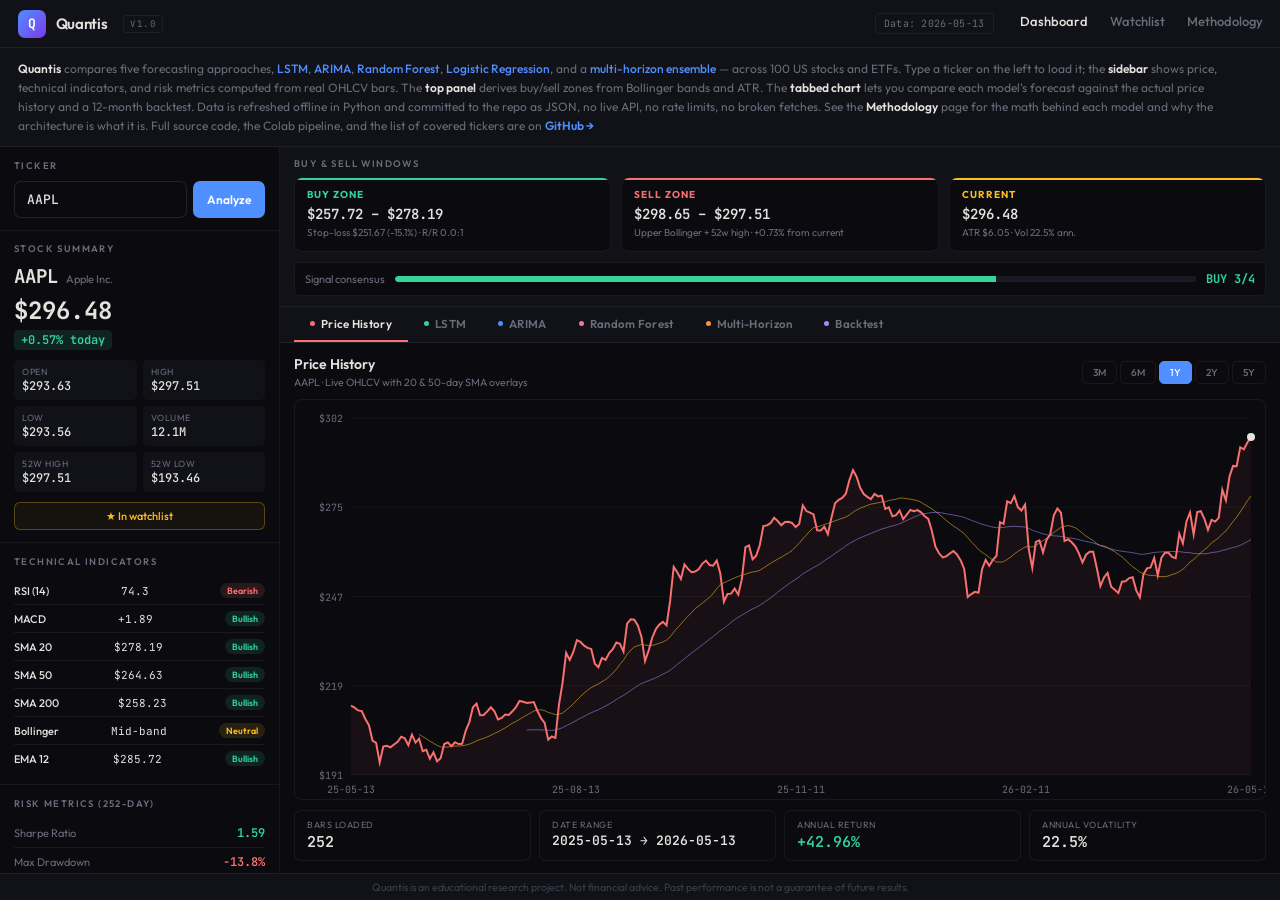
<file: index.html>
<!DOCTYPE html>
<html lang="en">
<head>
<meta charset="UTF-8">
<meta name="viewport" content="width=device-width, initial-scale=1.0">
<title>Quantis: Multi-Model Stock Forecasting</title>
<meta name="description" content="A multi-model stock analysis dashboard comparing LSTM, ARIMA, Random Forest, and multi-horizon ensemble forecasts on live market data.">
<link href="https://fonts.googleapis.com/css2?family=JetBrains+Mono:wght@400;500;700&family=Outfit:wght@300;400;500;600;700&display=swap" rel="stylesheet">
<link rel="stylesheet" href="css/main.css">
</head>
<body>

<!-- ===== NAV ===== -->
<nav class="nav">
  <div class="nav-brand">
    <div class="nav-logo">Q</div>
    <span class="nav-title">Quantis</span>
    <span class="nav-tag">v1.0</span>
  </div>
  <div class="nav-links">
    <span class="nav-freshness" id="navFreshness" title="Data freshness">Data: —</span>
    <a data-view="dashboard" class="active">Dashboard</a>
    <a data-view="watchlist">Watchlist</a>
    <a data-view="methodology">Methodology</a>
  </div>
</nav>

<!-- ===== HERO / INTRO ===== -->
<div class="hero">
  <p class="hero-title">
    <strong>Quantis</strong> compares five forecasting approaches, <em>LSTM</em>, <em>ARIMA</em>,
    <em>Random Forest</em>, <em>Logistic Regression</em>, and a <em>multi-horizon ensemble</em> —
    across 100 US stocks and ETFs. Type a ticker on the left to load it; the
    <strong>sidebar</strong> shows price, technical indicators, and risk metrics computed
    from real OHLCV bars. The <strong>top panel</strong> derives buy/sell zones from
    Bollinger bands and ATR. The <strong>tabbed chart</strong> lets you compare each
    model's forecast against the actual price history and a 12-month backtest. Data is
    refreshed offline in Python and committed to the repo as JSON, no live API, no rate
    limits, no broken fetches. See the <strong>Methodology</strong> page for the math
    behind each model and why the architecture is what it is. Full source code, the
    Colab pipeline, and the list of covered tickers are on
    <a href="https://github.com/amma-ctrl/quantis" target="_blank" rel="noopener" class="hero-link">GitHub →</a>
  </p>
</div>

<div class="page">

<!-- =================================================================
     DASHBOARD VIEW
     ================================================================= -->
<div class="view active" id="view-dashboard">
  <div class="dashboard">

    <!-- ===== LEFT SIDEBAR ===== -->
    <div class="sidebar">

      <div class="sidebar-section">
        <div class="section-label">Ticker</div>
        <div class="ticker-input-wrap">
          <div class="ticker-field">
            <input type="text" class="ticker-input" id="tickerInput"
                   placeholder="Search ticker or company"
                   value="AAPL" autocomplete="off" spellcheck="false">
          </div>
          <button class="ticker-btn" id="analyzeBtn">Analyze</button>
        </div>
      </div>

      <div class="sidebar-section">
        <div class="section-label">Stock Summary</div>
        <div class="stock-header">
          <span class="stock-ticker" id="dispTicker">AAPL</span>
          <span class="stock-name" id="dispName">Loading…</span>
        </div>
        <div class="stock-price" id="dispPrice">—</div>
        <span class="stock-change" id="dispChange">—</span>
        <div class="stat-grid">
          <div class="stat-item"><div class="stat-label">Open</div><div class="stat-val" id="stat-open">—</div></div>
          <div class="stat-item"><div class="stat-label">High</div><div class="stat-val" id="stat-high">—</div></div>
          <div class="stat-item"><div class="stat-label">Low</div><div class="stat-val" id="stat-low">—</div></div>
          <div class="stat-item"><div class="stat-label">Volume</div><div class="stat-val" id="stat-volume">—</div></div>
          <div class="stat-item"><div class="stat-label">52W High</div><div class="stat-val" id="stat-yhigh">—</div></div>
          <div class="stat-item"><div class="stat-label">52W Low</div><div class="stat-val" id="stat-ylow">—</div></div>
        </div>
        <button class="watchlist-toggle" id="watchlistToggle">☆ Add to watchlist</button>
      </div>

      <div class="sidebar-section">
        <div class="section-label">Technical Indicators</div>
        <div id="indicators">
          <div class="indicator-row"><span class="indicator-name">—</span></div>
        </div>
      </div>

      <div class="sidebar-section">
        <div class="section-label">Risk Metrics (252-day)</div>
        <div id="risk">
          <div class="risk-item"><span class="risk-name">Loading…</span></div>
        </div>
      </div>

    </div>

    <!-- ===== RIGHT COLUMN ===== -->
    <div class="right-col">

      <div class="windows-panel">
        <div class="section-label">Buy &amp; Sell Windows</div>
        <div class="window-cards" id="windows">
          <div class="window-card hold"><div class="window-meta">Loading…</div></div>
        </div>
        <div class="consensus-bar" id="consensusBar">
          <span class="consensus-label">Loading consensus…</span>
        </div>
      </div>

      <div class="tabs-panel">
        <div class="tabs-row">
          <div class="tab active" data-tab="price"     data-color="red">
            <span class="tab-dot" style="background:var(--red)"></span>Price History
          </div>
          <div class="tab" data-tab="lstm"     data-color="green">
            <span class="tab-dot" style="background:var(--green)"></span>LSTM
          </div>
          <div class="tab" data-tab="arima"    data-color="blue">
            <span class="tab-dot" style="background:var(--accent)"></span>ARIMA
          </div>
          <div class="tab" data-tab="rf"       data-color="pink">
            <span class="tab-dot" style="background:var(--pink)"></span>Random Forest
          </div>
          <div class="tab" data-tab="ensemble" data-color="orange">
            <span class="tab-dot" style="background:var(--orange)"></span>Multi-Horizon
          </div>
          <div class="tab" data-tab="consensus" data-color="purple">
            <span class="tab-dot" style="background:var(--purple)"></span>Backtest
          </div>
        </div>
      </div>

      <div class="chart-panel" id="chartPanel">
        <div class="chart-empty">Loading data…</div>
      </div>

    </div>
  </div>
</div>

<!-- =================================================================
     WATCHLIST VIEW
     ================================================================= -->
<div class="view" id="view-watchlist">
  <div class="watchlist-view">
    <div class="watchlist-inner">
      <div class="watchlist-hero">
        <h1>Watchlist</h1>
        <p>Stocks you're tracking. Live quotes update every time you load this tab. Your list
           is saved in your browser, so it persists across sessions, switch devices and you'll
           start fresh.</p>
        <div class="watch-add">
          <input type="text" id="watch-add-input" placeholder="Add ticker (e.g. AAPL)" autocomplete="off">
          <button class="ticker-btn" id="watch-add-btn">Add</button>
        </div>
      </div>

      <div class="watch-grid">
        <div class="watch-header">
          <div>Ticker</div>
          <div>Company</div>
          <div>Price</div>
          <div>Change</div>
          <div>Volume</div>
          <div class="watch-actions">Actions</div>
        </div>
        <div id="watchlist-grid"></div>
      </div>
    </div>
  </div>
</div>

<!-- =================================================================
     METHODOLOGY VIEW
     ================================================================= -->
<div class="view" id="view-methodology">
  <div class="methodology">
    <div class="methodology-inner">

      <div class="method-hero">
        <div class="method-eyebrow">How Quantis works</div>
        <h1 class="method-title">Methodology</h1>
        <p class="method-lede">
          Quantis is the web port of a graduate research project (INFO 656 final, Pratt Institute)
          that compares classical ML, deep learning, and time-series approaches to stock forecasting.
          Below: the data pipeline, each model's design choices, how predictions are reconciled,
          and the honest limitations of the work.
        </p>
        <a class="method-github-link" href="https://github.com/amma-ctrl/quantis" target="_blank" rel="noopener">
          <span class="gh-icon" aria-hidden="true">
            <svg width="18" height="18" viewBox="0 0 16 16" fill="currentColor">
              <path d="M8 0C3.58 0 0 3.58 0 8c0 3.54 2.29 6.53 5.47 7.59.4.07.55-.17.55-.38 0-.19-.01-.82-.01-1.49-2.01.37-2.53-.49-2.69-.94-.09-.23-.48-.94-.82-1.13-.28-.15-.68-.52-.01-.53.63-.01 1.08.58 1.23.82.72 1.21 1.87.87 2.33.66.07-.52.28-.87.51-1.07-1.78-.2-3.64-.89-3.64-3.95 0-.87.31-1.59.82-2.15-.08-.2-.36-1.02.08-2.12 0 0 .67-.21 2.2.82.64-.18 1.32-.27 2-.27.68 0 1.36.09 2 .27 1.53-1.04 2.2-.82 2.2-.82.44 1.1.16 1.92.08 2.12.51.56.82 1.27.82 2.15 0 3.07-1.87 3.75-3.65 3.95.29.25.54.73.54 1.48 0 1.07-.01 1.93-.01 2.2 0 .21.15.46.55.38A8.013 8.013 0 0 0 16 8c0-4.42-3.58-8-8-8z"/>
            </svg>
          </span>
          <span class="gh-text">
            <strong>View the source on GitHub →</strong>
            <span class="gh-sub">All code, Colab pipeline, ticker list, and generated JSONs are at <code>github.com/amma-ctrl/quantis</code></span>
          </span>
        </a>
      </div>

      <section class="method-section">
        <h2><span class="num">1</span> Data pipeline</h2>
        <p>
          The dashboard runs entirely client-side on GitHub Pages, no backend, no API keys,
          no rate limits. OHLCV bars and ML forecasts are pre-generated in a single Colab
          notebook (<code>Quantis_Pipeline.ipynb</code>) and committed to the repo as JSON
          files under <code>data/bars/</code> and <code>data/forecasts/</code>. The browser
          reads those local files directly. The badge in the top corner of this page shows
          when the data was last refreshed, currently
          <span id="dataFreshness" class="freshness-badge">checking…</span>.
        </p>
        <p>
          This is the third architecture I tried. The first prototype hit Yahoo Finance's
          chart endpoint directly from the browser, that's how every static stock dashboard
          worked for years, but Yahoo tightened CORS constraints in 2025 and started blocking
          browser fetches. The second attempt used Finnhub's <code>/stock/candle</code>
          endpoint, which has the right CORS headers, but Finnhub moved historical bars behind
          a paywall in 2024-25. Alpha Vantage caps free use at 25 calls/day; Twelve Data and
          Stooq via free CORS proxies break unpredictably from <code>github.io</code> origins.
          For a portfolio site that must <em>just work</em>, every "live" option is broken.
        </p>
        <p>
          The honest answer is to pre-generate. Yahoo data is still freely available, just
          not from a browser. The Colab notebook pulls 5 years of daily OHLCV via
          <code>yfinance</code>, trains all five models (LSTM benefits from a free Colab GPU),
          and commits everything to GitHub in one batched API call. The dashboard then has
          zero external dependencies. Re-running the notebook refreshes the live site in
          ~2 minutes (bars only) or ~45 minutes (bars + full model retrain on GPU).
        </p>
        <div class="pipeline">
          <div class="pipe-step">
            <div class="pipe-step-num">01</div>
            <div class="pipe-step-name">Open Colab</div>
            <div class="pipe-step-desc">Run <code>Quantis_Pipeline.ipynb</code> · GPU runtime for ~10× faster LSTM</div>
          </div>
          <div class="pipe-step">
            <div class="pipe-step-num">02</div>
            <div class="pipe-step-name">Fetch</div>
            <div class="pipe-step-desc">yfinance pulls 5y of OHLCV for 100 tickers from Yahoo</div>
          </div>
          <div class="pipe-step">
            <div class="pipe-step-num">03</div>
            <div class="pipe-step-name">Train</div>
            <div class="pipe-step-desc">LSTM, ARIMA, RF, LR, multi-horizon models per ticker</div>
          </div>
          <div class="pipe-step">
            <div class="pipe-step-num">04</div>
            <div class="pipe-step-name">Push</div>
            <div class="pipe-step-desc">One Git commit via GitHub API; Pages redeploys in ~30s</div>
          </div>
          <div class="pipe-step">
            <div class="pipe-step-num">05</div>
            <div class="pipe-step-name">Render (JS)</div>
            <div class="pipe-step-desc">Canvas charts, indicators, risk metrics from local JSON</div>
          </div>
        </div>
      </section>

      <section class="method-section">
        <h2><span class="num">2</span> The five models</h2>
        <p>
          Each model approaches forecasting differently. Running them side-by-side surfaces where
          they agree (higher-confidence signals) and where they diverge (uncertainty). The point
          isn't to pick the "best" model, it's to make the disagreement legible.
        </p>
        <div class="model-grid">

          <div class="model-card green">
            <div class="model-card-name">LSTM</div>
            <div class="model-card-tag" style="display:inline-block;margin-bottom:8px">Deep Learning · Regression</div>
            <div class="model-card-desc">
              Three stacked LSTM layers (50 units each, 20% dropout), trained on 5 years of daily
              closes scaled to [0,1]. Looks at a 60-day lookback window to predict the next day's
              price, then recursively forecasts 30 days forward. Early stopping on validation loss.
            </div>
            <table class="spec-table">
              <tr><td>Lookback</td><td>60 days</td></tr>
              <tr><td>Architecture</td><td>3× LSTM(50)</td></tr>
              <tr><td>Optimizer</td><td>Adam</td></tr>
              <tr><td>Loss</td><td>MSE</td></tr>
              <tr><td>Forecast horizon</td><td>30 days</td></tr>
            </table>
          </div>

          <div class="model-card blue">
            <div class="model-card-name">ARIMA</div>
            <div class="model-card-tag" style="display:inline-block;margin-bottom:8px">Classical Time Series · Regression</div>
            <div class="model-card-desc">
              ARIMA(5,1,0), five autoregressive lags, first-difference (d=1) to handle the trending
              nature of price series. Stationarity verified via the Augmented Dickey-Fuller test
              (raw prices fail; differenced prices pass at p&lt;0.05). Walk-forward predictions on
              the test set; 30-day forecast on the full history.
            </div>
            <table class="spec-table">
              <tr><td>Order</td><td>(5, 1, 0)</td></tr>
              <tr><td>Window</td><td>500 trading days</td></tr>
              <tr><td>Stationarity</td><td>ADF, p&lt;0.05</td></tr>
              <tr><td>Validation</td><td>Walk-forward</td></tr>
            </table>
          </div>

          <div class="model-card pink">
            <div class="model-card-name">Random Forest</div>
            <div class="model-card-tag" style="display:inline-block;margin-bottom:8px">Tree Ensemble · Binary Classification</div>
            <div class="model-card-desc">
              An ensemble of 100 decision trees (max depth 10) predicting whether tomorrow's close
              will be higher than today's. Trained on 19 engineered features: momentum (RSI, MACD,
              stochastics), volatility (Bollinger width, ATR), volume ratios, lagged returns, and
              trend strength. Compared against Logistic Regression and Decision Tree baselines.
            </div>
            <table class="spec-table">
              <tr><td>Trees</td><td>100</td></tr>
              <tr><td>Max depth</td><td>10</td></tr>
              <tr><td>Features</td><td>19 engineered</td></tr>
              <tr><td>Target</td><td>Up / Down (1 day)</td></tr>
            </table>
          </div>

          <div class="model-card orange">
            <div class="model-card-name">Multi-Horizon Ensemble</div>
            <div class="model-card-tag" style="display:inline-block;margin-bottom:8px">Phase IV · Multi-Output</div>
            <div class="model-card-desc">
              Instead of one model predicting one day ahead, this fits a separate Random Forest for
              each horizon, 1, 3, 5, 10, and 20 trading days. The output is a probability surface
              over time: where does the model see the strongest directional edge? Useful for sizing
              hold windows rather than entry timing.
            </div>
            <table class="spec-table">
              <tr><td>Horizons</td><td>1, 3, 5, 10, 20</td></tr>
              <tr><td>Per-horizon model</td><td>RF (80 trees, depth 8)</td></tr>
              <tr><td>Output</td><td>P(UP) per horizon</td></tr>
            </table>
          </div>

          <div class="model-card purple">
            <div class="model-card-name">Consensus &amp; Backtest</div>
            <div class="model-card-tag" style="display:inline-block;margin-bottom:8px">Phase V · Synthesis</div>
            <div class="model-card-desc">
              Each model's signal is translated into a directional trade, run against the last
              252 trading days with $10,000 starting capital. Compared against passive buy-and-hold.
              The consensus bar on the main dashboard combines indicator signals (RSI, MACD, SMA)
              with the RF probability into a single confidence reading.
            </div>
            <table class="spec-table">
              <tr><td>Period</td><td>252 days (rolling)</td></tr>
              <tr><td>Capital</td><td>$10,000</td></tr>
              <tr><td>Benchmark</td><td>Buy &amp; Hold</td></tr>
              <tr><td>Friction</td><td>None (educational)</td></tr>
            </table>
          </div>

        </div>
      </section>

      <section class="method-section">
        <h2><span class="num">3</span> Feature engineering</h2>
        <p>
          The classifiers don't see raw price, they see 19 features derived from OHLCV. This is
          where domain knowledge enters the model. Features fall into five buckets:
        </p>
        <h3>Momentum</h3>
        <p class="muted">
          RSI(14), MACD line / signal / histogram, Stochastic %K / %D. These capture short-term
          overbought / oversold conditions and trend acceleration.
        </p>
        <h3>Volatility</h3>
        <p class="muted">
          Bollinger band width, Bollinger position (where current price sits inside the bands),
          ATR percent, daily high-low range. These describe how "wild" the recent price action is.
        </p>
        <h3>Volume</h3>
        <p class="muted">
          Volume ratio (current vs. 20-day average). Volume confirms or denies price moves.
        </p>
        <h3>Returns &amp; trend</h3>
        <p class="muted">
          Multi-period returns (1d, 5d, 10d, 20d), 20-day realized volatility, price/SMA ratios,
          trend strength. These give the model context: is the price stretched, mean-reverting,
          or trending?
        </p>
        <p>
          Random Forest's feature importance ranking (visible on the RF tab) usually puts SMA-based
          features near the top, which makes intuitive sense, short-term trend dominates next-day
          direction. The full feature list is in the Colab notebook's <code>FEATURE_COLS</code>.
        </p>
      </section>

      <section class="method-section">
        <h2><span class="num">4</span> How signals combine</h2>
        <p>
          The "consensus" indicator on the dashboard isn't a weighted vote of the regression models
          (LSTM, ARIMA), those predict continuous prices, not directions. Instead it combines four
          directional signals:
        </p>
        <table class="spec-table" style="margin-top:10px">
          <tr><td>Random Forest next-day P(UP)</td><td>From the precomputed JSON</td></tr>
          <tr><td>MACD line vs. signal line</td><td>Crossover direction</td></tr>
          <tr><td>RSI(14)</td><td>&lt;30 oversold, &gt;70 overbought</td></tr>
          <tr><td>Price vs. SMA-20</td><td>Above = bullish</td></tr>
        </table>
        <p class="muted" style="margin-top:10px">
          A simple majority vote across these four produces BUY / SELL / HOLD. The LSTM and ARIMA
          forecasts inform the buy-zone target price but don't enter the directional vote, their
          job is magnitude, not direction.
        </p>
      </section>

      <section class="method-section">
        <h2><span class="num">5</span> Backtesting</h2>
        <p>
          Each model is evaluated on the last 252 trading days with $10,000 starting capital.
          The classifiers' equity curves assume a long-only strategy: enter on P(UP)&gt;0.5, exit
          on P(UP)&lt;0.5. The regressors (LSTM, ARIMA) translate their MAPE into an "edge"
          parameter, which then drives the equity curve.
        </p>
        <p class="muted">
          This is a simplified backtest, no slippage, no spread, no commissions, no position
          sizing rules. Real trading reduces returns substantially. The point is comparison
          <em>across</em> models on a level playing field, not a forecast of live PnL.
        </p>
      </section>

      <section class="method-section">
        <h2><span class="num">6</span> Limitations &amp; caveats</h2>
        <ul class="limit-list">
          <li>Historical performance is not predictive. Stock markets are mostly efficient, even professional traders rarely sustain a 55% win rate.</li>
          <li>Frictionless backtests overstate real-world returns. Slippage, spreads, and commissions can erase a 2–3% edge entirely.</li>
          <li>Models are trained on a fixed historical window. A regime shift (rate cycle change, recession, vol regime change) will degrade them until retrained.</li>
          <li>Confidence intervals widen quickly with horizon. The 30-day forecast band is illustrative; daily models lose precision rapidly past 5–10 trading days.</li>
          <li>The 19 engineered features are technical-only. No fundamental data, no news sentiment, no earnings, no macro. A complete model would pull all of these.</li>
          <li>Quantis is a portfolio piece, not financial advice. Treat it as an educational exploration of where modeling techniques agree and disagree.</li>
        </ul>
      </section>

      <section class="method-section">
        <h2><span class="num">7</span> Stack &amp; reproducibility</h2>
        <p class="muted">
          <strong>Frontend:</strong> Vanilla ES modules, canvas-rendered charts, no framework, no build step.
          <strong>Data:</strong> pre-generated JSON in <code>data/bars/</code> (OHLCV) and
          <code>data/forecasts/</code> (model outputs), committed to the repo.
          <strong>Pipeline:</strong> single Colab notebook (<code>Quantis_Pipeline.ipynb</code>)
          handles fetch → feature engineering → train → commit, using <code>yfinance</code>,
          TensorFlow, statsmodels, scikit-learn, and <code>ta</code>.
          <strong>Deployment:</strong> GitHub Pages, no CI needed.
          <strong>Source:</strong> reproducible end-to-end, open the notebook in Colab,
          add a <code>GITHUB_TOKEN</code> secret, set repo coords, Runtime → Run all. ~2 minutes
          for a bars-only refresh, ~45 minutes on a free GPU runtime for the full model retrain.
        </p>
      </section>

    </div>
  </div>
</div>

</div>

<!-- ===== Dropdowns live outside .sidebar to escape clipping ===== -->
<div class="ticker-dropdown" id="tickerDropdown"></div>
<div class="ticker-dropdown" id="watchAddDropdown"></div>

<div class="disclaimer">
  Quantis is an educational research project. Not financial advice.
  Past performance is not a guarantee of future results.
</div>

<script type="module" src="js/app.js"></script>
</body>
</html>
</file>
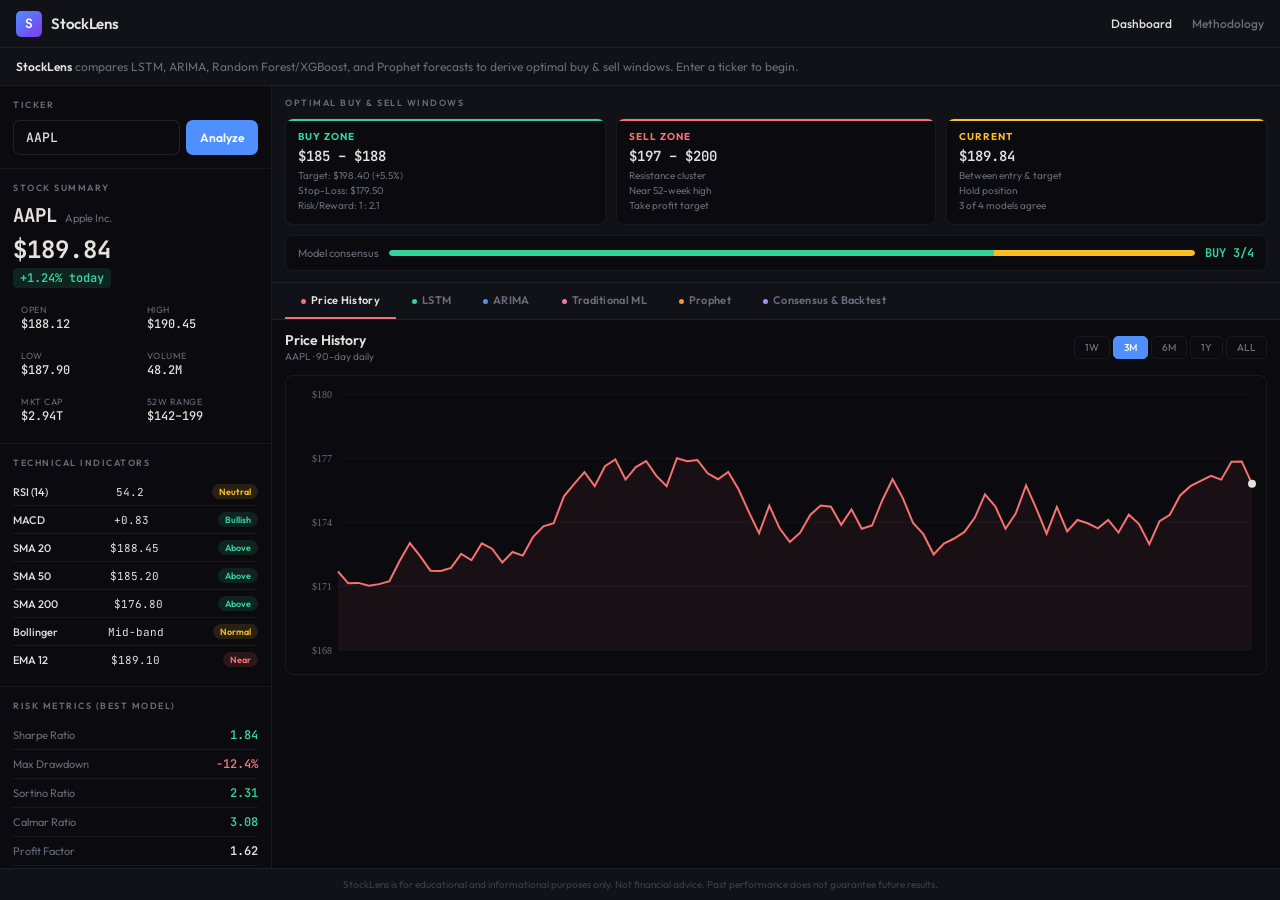
<file: StockLens_Dashboard (2).html>
<!DOCTYPE html>
<html lang="en">
<head>
<meta charset="UTF-8">
<meta name="viewport" content="width=device-width, initial-scale=1.0">
<title>StockLens — Multi-Model Trading Dashboard</title>
<link href="https://fonts.googleapis.com/css2?family=JetBrains+Mono:wght@400;500;700&family=Outfit:wght@300;400;500;600;700&display=swap" rel="stylesheet">
<style>
*{margin:0;padding:0;box-sizing:border-box;}
:root{
  --bg:#0a0a0f;--bg2:#111118;--bg3:#1a1a24;--bg4:#22222e;
  --border:rgba(255,255,255,0.06);--border2:rgba(255,255,255,0.1);
  --text:#e4e2dd;--muted:#6b6b7b;--dim:#3e3e4e;
  --accent:#4f8fff;--green:#34d399;--red:#f87171;--amber:#fbbf24;
  --purple:#a78bfa;--pink:#f472b6;--orange:#fb923c;
  --font:'Outfit',sans-serif;--mono:'JetBrains Mono',monospace;
  --nav-h:48px;--hero-h:38px;--disclaimer-h:32px;
}
html,body{font-size:13px;height:100%;overflow:hidden;}
body{background:var(--bg);color:var(--text);font-family:var(--font);display:flex;flex-direction:column;}

/* NAV */
.nav{display:flex;align-items:center;justify-content:space-between;padding:0 1.25rem;height:var(--nav-h);background:var(--bg2);border-bottom:1px solid var(--border);flex-shrink:0;z-index:50;}
.nav-brand{display:flex;align-items:center;gap:9px;}
.nav-logo{width:26px;height:26px;border-radius:5px;background:linear-gradient(135deg,var(--accent),#7c3aed);display:flex;align-items:center;justify-content:center;font-family:var(--mono);font-weight:700;font-size:13px;color:#fff;}
.nav-title{font-weight:600;font-size:15px;letter-spacing:-0.3px;}
.nav-links{display:flex;gap:20px;}
.nav-links a{color:var(--muted);text-decoration:none;font-size:12px;font-weight:500;transition:color .2s;cursor:pointer;}
.nav-links a:hover,.nav-links a.active{color:var(--text);}

/* HERO */
.hero{padding:0 1.25rem;height:var(--hero-h);display:flex;align-items:center;background:var(--bg2);border-bottom:1px solid var(--border);flex-shrink:0;}
.hero-title{font-size:12px;color:var(--muted);font-weight:400;line-height:1.5;}
.hero-title strong{color:var(--text);font-weight:600;}

/* MAIN WRAPPER: fills remaining vertical space */
.main-wrapper{flex:1;overflow:hidden;display:flex;flex-direction:column;min-height:0;}

/* DASHBOARD GRID */
.dashboard{display:grid;grid-template-columns:272px 1fr;flex:1;min-height:0;overflow:hidden;}

/* SIDEBAR */
.sidebar{border-right:1px solid var(--border);display:flex;flex-direction:column;overflow-y:auto;overflow-x:hidden;}
.sidebar::-webkit-scrollbar{width:4px;}
.sidebar::-webkit-scrollbar-thumb{background:var(--bg4);border-radius:2px;}
.sidebar-section{padding:1rem;border-bottom:1px solid var(--border);flex-shrink:0;}
.sidebar-section:last-child{border-bottom:none;}
.section-label{font-size:9px;text-transform:uppercase;letter-spacing:1.5px;color:var(--muted);margin-bottom:10px;font-weight:600;}

/* Ticker Input & Dropdown */
.ticker-input-wrap{position:relative;}
.ticker-row{display:flex;gap:6px;}
.ticker-input{flex:1;background:var(--bg);border:1px solid var(--border2);border-radius:7px;padding:8px 12px;color:var(--text);font-family:var(--mono);font-size:13px;font-weight:500;outline:none;transition:border-color .2s;width:100%;}
.ticker-input:focus{border-color:var(--accent);}
.ticker-input::placeholder{color:var(--dim);}
.ticker-btn{background:var(--accent);color:#fff;border:none;border-radius:7px;padding:8px 14px;font-family:var(--font);font-size:12px;font-weight:600;cursor:pointer;transition:opacity .2s;white-space:nowrap;}
.ticker-btn:hover{opacity:0.85;}
.ticker-dropdown{position:absolute;top:calc(100% + 4px);left:0;right:0;background:var(--bg3);border:1px solid var(--border2);border-radius:8px;z-index:100;overflow:hidden;box-shadow:0 8px 24px rgba(0,0,0,0.5);display:none;}
.ticker-dropdown.visible{display:block;}
.dropdown-item{padding:8px 12px;cursor:pointer;display:flex;align-items:center;justify-content:space-between;gap:8px;transition:background .15s;}
.dropdown-item:hover,.dropdown-item.selected{background:var(--bg4);}
.dropdown-ticker{font-family:var(--mono);font-size:12px;font-weight:600;color:var(--text);}
.dropdown-name{font-size:11px;color:var(--muted);overflow:hidden;text-overflow:ellipsis;white-space:nowrap;}

/* Stock Summary */
.stock-header{display:flex;align-items:baseline;gap:8px;margin-bottom:6px;}
.stock-ticker{font-family:var(--mono);font-size:19px;font-weight:700;}
.stock-name{font-size:11px;color:var(--muted);}
.stock-price{font-family:var(--mono);font-size:24px;font-weight:700;margin-bottom:3px;}
.stock-change{font-family:var(--mono);font-size:12px;font-weight:600;padding:2px 7px;border-radius:4px;display:inline-block;}
.stock-change.up{background:rgba(52,211,153,0.12);color:var(--green);}
.stock-change.down{background:rgba(248,113,113,0.12);color:var(--red);}
.stat-grid{display:grid;grid-template-columns:1fr 1fr;gap:6px;margin-top:10px;}
.stat-item{background:var(--bg);border-radius:5px;padding:6px 8px;}
.stat-item .stat-label{font-size:9px;color:var(--muted);text-transform:uppercase;letter-spacing:0.5px;}
.stat-item .stat-val{font-family:var(--mono);font-size:12px;font-weight:500;margin-top:1px;}

/* Technical Indicators */
.indicator-row{display:flex;align-items:center;justify-content:space-between;padding:6px 0;border-bottom:1px solid var(--border);}
.indicator-row:last-child{border:none;}
.indicator-name{font-size:11px;font-weight:500;}
.indicator-val{font-family:var(--mono);font-size:11px;}
.indicator-signal{font-size:9px;font-weight:600;padding:2px 7px;border-radius:10px;}
.signal-buy{background:rgba(52,211,153,0.12);color:var(--green);}
.signal-sell{background:rgba(248,113,113,0.12);color:var(--red);}
.signal-neutral{background:rgba(251,191,36,0.12);color:var(--amber);}

/* Risk Metrics */
.risk-item{display:flex;justify-content:space-between;align-items:center;padding:6px 0;border-bottom:1px solid var(--border);}
.risk-item:last-child{border:none;}
.risk-name{font-size:11px;color:var(--muted);}
.risk-val{font-family:var(--mono);font-size:12px;font-weight:600;}

/* RIGHT COLUMN */
.right-col{display:flex;flex-direction:column;min-height:0;overflow:hidden;}

/* Buy/Sell Windows */
.windows-panel{padding:0.85rem 1rem;border-bottom:1px solid var(--border);background:var(--bg2);flex-shrink:0;}
.window-cards{display:grid;grid-template-columns:repeat(3,1fr);gap:10px;margin-top:8px;}
.window-card{background:var(--bg);border:1px solid var(--border);border-radius:8px;padding:11px 12px;position:relative;overflow:hidden;}
.window-card::before{content:'';position:absolute;top:0;left:0;right:0;height:2px;}
.window-card.buy::before{background:var(--green);}
.window-card.sell::before{background:var(--red);}
.window-card.hold::before{background:var(--amber);}
.window-signal{font-size:10px;font-weight:700;text-transform:uppercase;letter-spacing:1px;margin-bottom:4px;}
.window-signal.buy{color:var(--green);}
.window-signal.sell{color:var(--red);}
.window-signal.hold{color:var(--amber);}
.window-range{font-family:var(--mono);font-size:14px;font-weight:600;margin-bottom:3px;}
.window-meta{font-size:10px;color:var(--muted);line-height:1.5;}
.consensus-bar{display:flex;align-items:center;gap:10px;margin-top:10px;padding:9px 12px;background:var(--bg);border-radius:7px;border:1px solid var(--border);}
.consensus-label{font-size:11px;color:var(--muted);white-space:nowrap;}
.consensus-track{flex:1;height:6px;background:var(--bg3);border-radius:3px;overflow:hidden;display:flex;}
.consensus-seg{height:100%;transition:width .8s ease;}
.consensus-result{font-family:var(--mono);font-size:12px;font-weight:700;white-space:nowrap;}

/* TABS */
.tabs-panel{border-bottom:1px solid var(--border);background:var(--bg2);flex-shrink:0;}
.tabs-row{display:flex;padding:0 1rem;gap:0;overflow-x:auto;}
.tabs-row::-webkit-scrollbar{display:none;}
.tab{padding:10px 16px;font-size:11px;font-weight:600;color:var(--muted);cursor:pointer;border-bottom:2px solid transparent;transition:all .2s;white-space:nowrap;letter-spacing:0.3px;}
.tab:hover{color:var(--text);}
.tab.active{color:var(--text);border-bottom-color:var(--accent);}
.tab[data-color="red"].active{border-bottom-color:var(--red);}
.tab[data-color="green"].active{border-bottom-color:var(--green);}
.tab[data-color="blue"].active{border-bottom-color:var(--accent);}
.tab[data-color="pink"].active{border-bottom-color:var(--pink);}
.tab[data-color="orange"].active{border-bottom-color:var(--orange);}
.tab[data-color="purple"].active{border-bottom-color:var(--purple);}
.tab[data-color="teal"].active{border-bottom-color:#2dd4bf;}
.tab-dot{width:5px;height:5px;border-radius:50%;display:inline-block;margin-right:5px;}

/* CHART AREA */
.chart-panel{padding:0.85rem 1rem;overflow-y:auto;flex:1;min-height:0;}
.chart-panel::-webkit-scrollbar{width:4px;}
.chart-panel::-webkit-scrollbar-thumb{background:var(--bg4);border-radius:2px;}
.chart-header{display:flex;justify-content:space-between;align-items:center;margin-bottom:12px;}
.chart-title{font-size:14px;font-weight:600;}
.chart-subtitle{font-size:10px;color:var(--muted);margin-top:1px;}
.time-toggles{display:flex;gap:3px;}
.time-btn{padding:4px 10px;font-size:10px;font-weight:500;background:none;border:1px solid var(--border);border-radius:5px;color:var(--muted);cursor:pointer;transition:all .2s;font-family:var(--font);}
.time-btn:hover{border-color:var(--border2);color:var(--text);}
.time-btn.active{background:var(--accent);border-color:var(--accent);color:#fff;}

.chart-canvas-wrap{position:relative;width:100%;background:var(--bg);border-radius:8px;border:1px solid var(--border);overflow:hidden;}
canvas{display:block;}

/* Model metrics */
.metrics-row{display:flex;gap:8px;margin-top:10px;flex-wrap:wrap;}
.metric-card{background:var(--bg);border:1px solid var(--border);border-radius:7px;padding:10px 14px;min-width:100px;flex:1;}
.metric-label{font-size:9px;color:var(--muted);text-transform:uppercase;letter-spacing:0.5px;}
.metric-val{font-family:var(--mono);font-size:16px;font-weight:600;margin-top:3px;}
.metric-sub{font-size:9px;color:var(--muted);margin-top:1px;}

/* Backtest table */
.bt-table{width:100%;border-collapse:collapse;margin-top:10px;}
.bt-table th{font-size:9px;text-transform:uppercase;letter-spacing:1px;color:var(--muted);text-align:left;padding:7px 10px;border-bottom:1px solid var(--border);}
.bt-table td{font-family:var(--mono);font-size:11px;padding:7px 10px;border-bottom:1px solid var(--border);}
.bt-table tr:last-child td{border:none;}
.bt-dot{width:7px;height:7px;border-radius:50%;display:inline-block;margin-right:6px;}

/* METHODOLOGY PAGE */
.method-page{display:none;flex:1;overflow-y:auto;padding:1.5rem;}
.method-page.active{display:block;}
.method-page::-webkit-scrollbar{width:4px;}
.method-page::-webkit-scrollbar-thumb{background:var(--bg4);border-radius:2px;}
.method-hero{margin-bottom:2rem;}
.method-hero h1{font-size:22px;font-weight:700;letter-spacing:-0.5px;margin-bottom:6px;}
.method-hero p{font-size:12px;color:var(--muted);line-height:1.7;max-width:680px;}
.method-grid{display:grid;grid-template-columns:repeat(2,1fr);gap:16px;margin-bottom:2rem;}
.method-card{background:var(--bg2);border:1px solid var(--border);border-radius:12px;padding:1.25rem;position:relative;overflow:hidden;}
.method-card::before{content:'';position:absolute;top:0;left:0;bottom:0;width:3px;}
.method-card.lstm::before{background:var(--green);}
.method-card.arima::before{background:var(--accent);}
.method-card.rf::before{background:var(--pink);}
.method-card.prophet::before{background:var(--orange);}
.method-card-tag{font-size:9px;font-weight:700;text-transform:uppercase;letter-spacing:1.5px;margin-bottom:8px;}
.method-card.lstm .method-card-tag{color:var(--green);}
.method-card.arima .method-card-tag{color:var(--accent);}
.method-card.rf .method-card-tag{color:var(--pink);}
.method-card.prophet .method-card-tag{color:var(--orange);}
.method-card h3{font-size:14px;font-weight:600;margin-bottom:6px;}
.method-card p{font-size:11px;color:var(--muted);line-height:1.65;}
.method-specs{display:flex;flex-wrap:wrap;gap:6px;margin-top:10px;}
.spec-pill{font-family:var(--mono);font-size:9px;padding:3px 8px;border-radius:4px;background:var(--bg3);color:var(--dim);border:1px solid var(--border);}
.method-section{margin-bottom:1.75rem;}
.method-section h2{font-size:15px;font-weight:600;margin-bottom:12px;display:flex;align-items:center;gap:8px;}
.method-section h2::after{content:'';flex:1;height:1px;background:var(--border);}
.ensemble-grid{display:grid;grid-template-columns:repeat(4,1fr);gap:10px;margin-bottom:16px;}
.ensemble-item{background:var(--bg2);border:1px solid var(--border);border-radius:8px;padding:12px;text-align:center;}
.ensemble-weight{font-family:var(--mono);font-size:20px;font-weight:700;margin-bottom:3px;}
.ensemble-label{font-size:10px;color:var(--muted);}
.pipeline-steps{display:flex;align-items:stretch;gap:0;margin-top:12px;overflow-x:auto;}
.pipeline-step{flex:1;background:var(--bg2);border:1px solid var(--border);padding:10px 12px;min-width:100px;position:relative;}
.pipeline-step:first-child{border-radius:8px 0 0 8px;}
.pipeline-step:last-child{border-radius:0 8px 8px 0;}
.pipeline-step+.pipeline-step{border-left:none;}
.pipeline-step+.pipeline-step::before{content:'→';position:absolute;left:-10px;top:50%;transform:translateY(-50%);color:var(--muted);font-size:11px;}
.step-num{font-family:var(--mono);font-size:9px;color:var(--muted);margin-bottom:3px;}
.step-label{font-size:11px;font-weight:600;}
.step-sub{font-size:10px;color:var(--muted);margin-top:2px;}
.risk-table{width:100%;border-collapse:collapse;}
.risk-table th{font-size:9px;text-transform:uppercase;letter-spacing:1px;color:var(--muted);text-align:left;padding:7px 12px;border-bottom:1px solid var(--border);}
.risk-table td{font-size:11px;padding:7px 12px;border-bottom:1px solid var(--border);color:var(--muted);}
.risk-table td:first-child{color:var(--text);font-weight:500;}
.risk-table tr:last-child td{border:none;}
.disclaimer-method{margin-top:1.5rem;padding:12px 16px;background:rgba(251,191,36,0.06);border:1px solid rgba(251,191,36,0.15);border-radius:8px;font-size:11px;color:var(--muted);line-height:1.6;}
.disclaimer-method strong{color:var(--amber);}

/* DISCLAIMER BAR */
.disclaimer{padding:0 1.5rem;height:var(--disclaimer-h);display:flex;align-items:center;justify-content:center;font-size:10px;color:var(--dim);border-top:1px solid var(--border);background:var(--bg2);flex-shrink:0;}

/* Scrollbar global */
::-webkit-scrollbar{width:5px;height:5px;}
::-webkit-scrollbar-track{background:transparent;}
::-webkit-scrollbar-thumb{background:var(--bg4);border-radius:3px;}

/* Animations */
@keyframes fadeUp{from{opacity:0;transform:translateY(12px);}to{opacity:1;transform:translateY(0);}}
.fade-up{animation:fadeUp .5s ease forwards;}

/* ===== RESPONSIVE ===== */
@media (max-width:1100px){
  :root{--font-scale:0.92;}
  .dashboard{grid-template-columns:240px 1fr;}
}
@media (max-width:900px){
  html,body{overflow:auto;height:auto;}
  .dashboard{grid-template-columns:1fr;}
  .sidebar{overflow-y:visible;border-right:none;border-bottom:1px solid var(--border);}
  .right-col{min-height:0;}
  .window-cards{grid-template-columns:1fr 1fr 1fr;}
  .method-grid{grid-template-columns:1fr;}
  .ensemble-grid{grid-template-columns:repeat(2,1fr);}
  .chart-canvas-wrap{height:220px!important;}
}
@media (max-width:640px){
  .window-cards{grid-template-columns:1fr;}
  .tabs-row{gap:0;padding:0 0.5rem;}
  .tab{padding:8px 10px;font-size:10px;}
  .nav-links{gap:14px;}
  .ensemble-grid{grid-template-columns:1fr 1fr;}
  .method-grid{grid-template-columns:1fr;}
  .pipeline-steps{flex-direction:column;}
  .pipeline-step{border-radius:0!important;border-left:1px solid var(--border)!important;}
  .pipeline-step+.pipeline-step{border-top:none;}
  .pipeline-step+.pipeline-step::before{content:'↓';left:50%;top:-10px;transform:translateX(-50%);}
}
</style>
</head>
<body>

<!-- NAV -->
<nav class="nav fade-up">
  <div class="nav-brand">
    <div class="nav-logo">S</div>
    <span class="nav-title">StockLens</span>
  </div>
  <div class="nav-links">
    <a id="navDashboard" class="active" onclick="switchView('dashboard')">Dashboard</a>
    <a id="navMethodology" onclick="switchView('methodology')">Methodology</a>
  </div>
</nav>

<!-- HERO -->
<div class="hero fade-up">
  <p class="hero-title"><strong>StockLens</strong> compares LSTM, ARIMA, Random Forest/XGBoost, and Prophet forecasts to derive optimal buy &amp; sell windows. Enter a ticker to begin.</p>
</div>

<!-- MAIN WRAPPER -->
<div class="main-wrapper">

  <!-- ===== DASHBOARD VIEW ===== -->
  <div id="dashboardView" class="dashboard">

    <!-- LEFT SIDEBAR -->
    <div class="sidebar">

      <!-- Ticker -->
      <div class="sidebar-section">
        <div class="section-label">Ticker</div>
        <div class="ticker-input-wrap">
          <div class="ticker-row">
            <input type="text" class="ticker-input" id="tickerInput" placeholder="AAPL" value="AAPL" maxlength="5" autocomplete="off">
            <button class="ticker-btn" id="analyzeBtn">Analyze</button>
          </div>
          <div class="ticker-dropdown" id="tickerDropdown"></div>
        </div>
      </div>

      <!-- Stock Summary -->
      <div class="sidebar-section" id="stockSummary">
        <div class="section-label">Stock Summary</div>
        <div class="stock-header">
          <span class="stock-ticker" id="dispTicker">AAPL</span>
          <span class="stock-name" id="dispName">Apple Inc.</span>
        </div>
        <div class="stock-price" id="dispPrice">$189.84</div>
        <span class="stock-change up" id="dispChange">+1.24% today</span>
        <div class="stat-grid">
          <div class="stat-item"><div class="stat-label">Open</div><div class="stat-val">$188.12</div></div>
          <div class="stat-item"><div class="stat-label">High</div><div class="stat-val">$190.45</div></div>
          <div class="stat-item"><div class="stat-label">Low</div><div class="stat-val">$187.90</div></div>
          <div class="stat-item"><div class="stat-label">Volume</div><div class="stat-val">48.2M</div></div>
          <div class="stat-item"><div class="stat-label">Mkt Cap</div><div class="stat-val">$2.94T</div></div>
          <div class="stat-item"><div class="stat-label">52W Range</div><div class="stat-val">$142–199</div></div>
        </div>
      </div>

      <!-- Technical Indicators -->
      <div class="sidebar-section">
        <div class="section-label">Technical Indicators</div>
        <div class="indicator-row"><span class="indicator-name">RSI (14)</span><span class="indicator-val">54.2</span><span class="indicator-signal signal-neutral">Neutral</span></div>
        <div class="indicator-row"><span class="indicator-name">MACD</span><span class="indicator-val">+0.83</span><span class="indicator-signal signal-buy">Bullish</span></div>
        <div class="indicator-row"><span class="indicator-name">SMA 20</span><span class="indicator-val">$188.45</span><span class="indicator-signal signal-buy">Above</span></div>
        <div class="indicator-row"><span class="indicator-name">SMA 50</span><span class="indicator-val">$185.20</span><span class="indicator-signal signal-buy">Above</span></div>
        <div class="indicator-row"><span class="indicator-name">SMA 200</span><span class="indicator-val">$176.80</span><span class="indicator-signal signal-buy">Above</span></div>
        <div class="indicator-row"><span class="indicator-name">Bollinger</span><span class="indicator-val">Mid-band</span><span class="indicator-signal signal-neutral">Normal</span></div>
        <div class="indicator-row"><span class="indicator-name">EMA 12</span><span class="indicator-val">$189.10</span><span class="indicator-signal signal-sell">Near</span></div>
      </div>

      <!-- Risk Metrics -->
      <div class="sidebar-section">
        <div class="section-label">Risk Metrics (Best Model)</div>
        <div class="risk-item"><span class="risk-name">Sharpe Ratio</span><span class="risk-val" style="color:var(--green)">1.84</span></div>
        <div class="risk-item"><span class="risk-name">Max Drawdown</span><span class="risk-val" style="color:var(--red)">-12.4%</span></div>
        <div class="risk-item"><span class="risk-name">Sortino Ratio</span><span class="risk-val" style="color:var(--green)">2.31</span></div>
        <div class="risk-item"><span class="risk-name">Calmar Ratio</span><span class="risk-val" style="color:var(--green)">3.08</span></div>
        <div class="risk-item"><span class="risk-name">Profit Factor</span><span class="risk-val">1.62</span></div>
        <div class="risk-item"><span class="risk-name">Win Rate</span><span class="risk-val">62%</span></div>
      </div>

    </div><!-- /sidebar -->

    <!-- RIGHT COLUMN -->
    <div class="right-col">

      <!-- Buy/Sell Windows -->
      <div class="windows-panel fade-up">
        <div class="section-label">Optimal Buy &amp; Sell Windows</div>
        <div class="window-cards">
          <div class="window-card buy">
            <div class="window-signal buy">Buy Zone</div>
            <div class="window-range">$185 – $188</div>
            <div class="window-meta">Target: $198.40 (+5.5%)<br>Stop-Loss: $179.50<br>Risk/Reward: 1 : 2.1</div>
          </div>
          <div class="window-card sell">
            <div class="window-signal sell">Sell Zone</div>
            <div class="window-range">$197 – $200</div>
            <div class="window-meta">Resistance cluster<br>Near 52-week high<br>Take profit target</div>
          </div>
          <div class="window-card hold">
            <div class="window-signal hold">Current</div>
            <div class="window-range">$189.84</div>
            <div class="window-meta">Between entry &amp; target<br>Hold position<br>3 of 4 models agree</div>
          </div>
        </div>
        <div class="consensus-bar">
          <span class="consensus-label">Model consensus</span>
          <div class="consensus-track">
            <div class="consensus-seg" style="width:75%;background:var(--green);border-radius:3px 0 0 3px;"></div>
            <div class="consensus-seg" style="width:25%;background:var(--amber);border-radius:0 3px 3px 0;"></div>
          </div>
          <span class="consensus-result" style="color:var(--green);">BUY 3/4</span>
        </div>
      </div>

      <!-- Tabs -->
      <div class="tabs-panel">
        <div class="tabs-row" id="tabsRow">
          <div class="tab active" data-tab="price" data-color="red"><span class="tab-dot" style="background:var(--red)"></span>Price History</div>
          <div class="tab" data-tab="lstm" data-color="green"><span class="tab-dot" style="background:var(--green)"></span>LSTM</div>
          <div class="tab" data-tab="arima" data-color="blue"><span class="tab-dot" style="background:var(--accent)"></span>ARIMA</div>
          <div class="tab" data-tab="rf" data-color="pink"><span class="tab-dot" style="background:var(--pink)"></span>Traditional ML</div>
          <div class="tab" data-tab="prophet" data-color="orange"><span class="tab-dot" style="background:var(--orange)"></span>Prophet</div>
          <div class="tab" data-tab="consensus" data-color="purple"><span class="tab-dot" style="background:var(--purple)"></span>Consensus &amp; Backtest</div>
        </div>
      </div>

      <!-- Chart -->
      <div class="chart-panel" id="chartPanel"></div>

    </div><!-- /right-col -->

  </div><!-- /dashboard -->

  <!-- ===== METHODOLOGY VIEW ===== -->
  <div id="methodologyView" class="method-page">

    <div class="method-hero">
      <h1>Methodology</h1>
      <p>StockLens combines four fundamentally different forecasting approaches — deep learning, classical time-series, tree-based ensembles, and additive decomposition — then fuses their outputs through a weighted consensus engine to generate actionable buy/sell signals.</p>
    </div>

    <!-- Model cards -->
    <div class="method-section">
      <h2>Forecasting Models</h2>
      <div class="method-grid">
        <div class="method-card lstm">
          <div class="method-card-tag">Deep Learning</div>
          <h3>LSTM Neural Network</h3>
          <p>A Long Short-Term Memory recurrent neural network trained on 5 years of daily OHLCV data plus 12 engineered technical features. The model learns temporal dependencies across a 60-day lookback window to produce 30-day forward price distributions. Weights are exported from Python/Keras and served via TensorFlow.js for fully client-side inference.</p>
          <div class="method-specs">
            <span class="spec-pill">2 LSTM layers (128/64 units)</span>
            <span class="spec-pill">Dropout 0.2</span>
            <span class="spec-pill">60-day lookback</span>
            <span class="spec-pill">Adam optimizer</span>
            <span class="spec-pill">RMSE 4.32</span>
            <span class="spec-pill">Confidence 78%</span>
            <span class="spec-pill">Weight 0.30</span>
          </div>
        </div>
        <div class="method-card arima">
          <div class="method-card-tag">Classical Time Series</div>
          <h3>ARIMA / SARIMA</h3>
          <p>A Seasonal AutoRegressive Integrated Moving Average model captures linear autocorrelation and deterministic seasonal cycles in the price series. Order parameters are selected via AIC minimization on a rolling training window. The seasonal component (period = 5 trading days / weekly) captures recurring Monday-effect and end-of-week patterns. Pre-computed in Python's statsmodels and served as static JSON.</p>
          <div class="method-specs">
            <span class="spec-pill">SARIMA(1,1,1)(1,1,0,5)</span>
            <span class="spec-pill">AIC 1842</span>
            <span class="spec-pill">Weekly seasonality</span>
            <span class="spec-pill">RMSE 5.87</span>
            <span class="spec-pill">Confidence 62%</span>
            <span class="spec-pill">Weight 0.20</span>
          </div>
        </div>
        <div class="method-card rf">
          <div class="method-card-tag">Traditional Machine Learning</div>
          <h3>Random Forest / XGBoost</h3>
          <p>An ensemble of 200 decision trees trained on 28 feature-engineered technical indicators including momentum oscillators, moving average crossovers, and volume-weighted metrics. XGBoost gradient boosting refines residual errors from the base Random Forest. Features are importance-ranked at inference time; SMA_20 consistently dominates. Both models are pre-fitted in scikit-learn and served as JSON predictions.</p>
          <div class="method-specs">
            <span class="spec-pill">200 trees (RF)</span>
            <span class="spec-pill">XGBoost booster</span>
            <span class="spec-pill">28 features</span>
            <span class="spec-pill">R² 0.87</span>
            <span class="spec-pill">RMSE 4.95</span>
            <span class="spec-pill">Weight 0.25</span>
          </div>
        </div>
        <div class="method-card prophet">
          <div class="method-card-tag">Additive Decomposition</div>
          <h3>Meta Prophet</h3>
          <p>Meta's Prophet library decomposes the price series into trend, yearly seasonality, weekly seasonality, and holiday effects using a piecewise linear trend with automatic changepoint detection. The additive structure makes forecasts interpretable — each component can be visualized and reasoned about independently. Strong Q4 seasonality is identified across US equity markets. Fitted in Python and serialized to JSON.</p>
          <div class="method-specs">
            <span class="spec-pill">Yearly + weekly seasonality</span>
            <span class="spec-pill">US holiday effects</span>
            <span class="spec-pill">Auto changepoints</span>
            <span class="spec-pill">MAPE 2.8%</span>
            <span class="spec-pill">RMSE 5.10</span>
            <span class="spec-pill">Weight 0.25</span>
          </div>
        </div>
      </div>
    </div>

    <!-- Ensemble -->
    <div class="method-section">
      <h2>Ensemble Consensus Engine</h2>
      <p style="font-size:11px;color:var(--muted);margin-bottom:14px;line-height:1.65;">Each model casts a directional vote (BUY / HOLD / SELL) weighted by its historical validation accuracy. The consensus score determines the displayed signal and confidence bar. Weights are periodically recalibrated against rolling out-of-sample performance.</p>
      <div class="ensemble-grid">
        <div class="ensemble-item">
          <div class="ensemble-weight" style="color:var(--green)">0.30</div>
          <div class="ensemble-label">LSTM</div>
        </div>
        <div class="ensemble-item">
          <div class="ensemble-weight" style="color:var(--pink)">0.25</div>
          <div class="ensemble-label">RF / XGBoost</div>
        </div>
        <div class="ensemble-item">
          <div class="ensemble-weight" style="color:var(--orange)">0.25</div>
          <div class="ensemble-label">Prophet</div>
        </div>
        <div class="ensemble-item">
          <div class="ensemble-weight" style="color:var(--accent)">0.20</div>
          <div class="ensemble-label">ARIMA</div>
        </div>
      </div>
      <p style="font-size:11px;color:var(--muted);line-height:1.65;">A BUY signal requires weighted consensus ≥ 0.60. A SELL signal requires weighted consensus ≥ 0.60 in the opposite direction. Anything between is classified as HOLD. Trade entry/exit zones are derived by averaging model price-target distributions and intersecting with support/resistance levels from the price history.</p>
    </div>

    <!-- Pipeline -->
    <div class="method-section">
      <h2>Data Pipeline</h2>
      <div class="pipeline-steps">
        <div class="pipeline-step">
          <div class="step-num">01</div>
          <div class="step-label">Alpha Vantage</div>
          <div class="step-sub">Live OHLCV via REST API</div>
        </div>
        <div class="pipeline-step">
          <div class="step-num">02</div>
          <div class="step-label">JS Transform</div>
          <div class="step-sub">Normalize, engineer features</div>
        </div>
        <div class="pipeline-step">
          <div class="step-num">03</div>
          <div class="step-label">Model Inference</div>
          <div class="step-sub">TF.js (LSTM) + static JSON</div>
        </div>
        <div class="pipeline-step">
          <div class="step-num">04</div>
          <div class="step-label">Consensus Engine</div>
          <div class="step-sub">Weighted vote aggregation</div>
        </div>
        <div class="pipeline-step">
          <div class="step-num">05</div>
          <div class="step-label">Signal Generation</div>
          <div class="step-sub">Buy/Sell zones + R:R ratio</div>
        </div>
        <div class="pipeline-step">
          <div class="step-num">06</div>
          <div class="step-label">D3.js Render</div>
          <div class="step-sub">Charts, badges, dashboard</div>
        </div>
      </div>
    </div>

    <!-- Backtest methodology -->
    <div class="method-section">
      <h2>Backtesting Approach</h2>
      <p style="font-size:11px;color:var(--muted);margin-bottom:14px;line-height:1.65;">Each model is evaluated over a 12-month rolling out-of-sample window with $10,000 starting capital, no leverage, and realistic 0.1% slippage per trade. The buy-and-hold benchmark uses a single entry at window open with no rebalancing.</p>
      <table class="risk-table">
        <tr><th>Metric</th><th>Definition</th><th>Notes</th></tr>
        <tr><td>Total Return</td><td>((End Value / Start Value) − 1) × 100</td><td>Net of slippage</td></tr>
        <tr><td>Win Rate</td><td>Winning trades / Total trades</td><td>Trade = full round-trip</td></tr>
        <tr><td>Sharpe Ratio</td><td>Annualized excess return / σ(returns)</td><td>Risk-free rate 5%</td></tr>
        <tr><td>Max Drawdown</td><td>Peak-to-trough decline in equity curve</td><td>Calendar-day based</td></tr>
        <tr><td>Profit Factor</td><td>Gross profit / Gross loss</td><td>&gt;1.5 considered strong</td></tr>
      </table>
    </div>

    <!-- Disclaimer -->
    <div class="disclaimer-method">
      <strong>⚠ Educational Purposes Only.</strong> StockLens is a graduate capstone project (Pratt Institute, MS Data Analytics &amp; Visualization, 2026). All forecasts are generated by statistical models trained on historical data and do not constitute financial advice. Past model performance does not guarantee future results. No real money should be traded based on these signals.
    </div>

  </div><!-- /methodologyView -->

</div><!-- /main-wrapper -->

<div class="disclaimer">StockLens is for educational and informational purposes only. Not financial advice. Past performance does not guarantee future results.</div>

<script>
// ============ TICKER DATABASE ============
const TICKERS = [
  {t:'AAPL',n:'Apple Inc.'},{t:'MSFT',n:'Microsoft Corp.'},{t:'GOOGL',n:'Alphabet Inc.'},
  {t:'GOOG',n:'Alphabet Inc. (C)'},{t:'AMZN',n:'Amazon.com Inc.'},{t:'NVDA',n:'NVIDIA Corp.'},
  {t:'META',n:'Meta Platforms'},{t:'TSLA',n:'Tesla Inc.'},{t:'NFLX',n:'Netflix Inc.'},
  {t:'AMD',n:'Advanced Micro Devices'},{t:'INTC',n:'Intel Corp.'},{t:'QCOM',n:'Qualcomm Inc.'},
  {t:'ORCL',n:'Oracle Corp.'},{t:'IBM',n:'IBM Corp.'},{t:'CRM',n:'Salesforce Inc.'},
  {t:'ADBE',n:'Adobe Inc.'},{t:'NOW',n:'ServiceNow Inc.'},{t:'SNOW',n:'Snowflake Inc.'},
  {t:'PLTR',n:'Palantir Technologies'},{t:'UBER',n:'Uber Technologies'},
  {t:'LYFT',n:'Lyft Inc.'},{t:'ABNB',n:'Airbnb Inc.'},{t:'SHOP',n:'Shopify Inc.'},
  {t:'SPOT',n:'Spotify Technology'},{t:'PINS',n:'Pinterest Inc.'},
  {t:'SNAP',n:'Snap Inc.'},{t:'TWTR',n:'Twitter / X Corp.'},
  {t:'JPM',n:'JPMorgan Chase'},{t:'BAC',n:'Bank of America'},{t:'GS',n:'Goldman Sachs'},
  {t:'MS',n:'Morgan Stanley'},{t:'WFC',n:'Wells Fargo & Co.'},
  {t:'BRK.B',n:'Berkshire Hathaway B'},{t:'V',n:'Visa Inc.'},{t:'MA',n:'Mastercard Inc.'},
  {t:'PYPL',n:'PayPal Holdings'},{t:'SQ',n:'Block Inc.'},
  {t:'JNJ',n:'Johnson & Johnson'},{t:'PFE',n:'Pfizer Inc.'},{t:'MRNA',n:'Moderna Inc.'},
  {t:'UNH',n:'UnitedHealth Group'},{t:'ABT',n:'Abbott Laboratories'},
  {t:'KO',n:'Coca-Cola Co.'},{t:'PEP',n:'PepsiCo Inc.'},{t:'MCD',n:"McDonald's Corp."},
  {t:'SBUX',n:'Starbucks Corp.'},{t:'NKE',n:'Nike Inc.'},
  {t:'DIS',n:'Walt Disney Co.'},{t:'CMCSA',n:'Comcast Corp.'},
  {t:'T',n:'AT&T Inc.'},{t:'VZ',n:'Verizon Communications'},
  {t:'XOM',n:'Exxon Mobil'},{t:'CVX',n:'Chevron Corp.'},
  {t:'SPY',n:'SPDR S&P 500 ETF'},{t:'QQQ',n:'Invesco QQQ Trust'},
  {t:'IWM',n:'iShares Russell 2000 ETF'},{t:'GLD',n:'SPDR Gold Shares'},
  {t:'BTC-USD',n:'Bitcoin USD'},{t:'ETH-USD',n:'Ethereum USD'},
];

// ============ DROPDOWN ============
const tickerInput = document.getElementById('tickerInput');
const dropdown = document.getElementById('tickerDropdown');
let ddIdx = -1;

function filterTickers(q){
  if(!q) return [];
  const upper = q.toUpperCase();
  return TICKERS.filter(x=>x.t.startsWith(upper)||x.n.toUpperCase().includes(upper)).slice(0,8);
}

function renderDropdown(items){
  if(!items.length){dropdown.classList.remove('visible');return;}
  ddIdx = -1;
  dropdown.innerHTML = items.map((item,i)=>`
    <div class="dropdown-item" data-ticker="${item.t}" data-name="${item.n}">
      <span class="dropdown-ticker">${item.t}</span>
      <span class="dropdown-name">${item.n}</span>
    </div>`).join('');
  dropdown.classList.add('visible');
  dropdown.querySelectorAll('.dropdown-item').forEach(el=>{
    el.addEventListener('mousedown', e=>{
      e.preventDefault();
      selectTicker(el.dataset.ticker, el.dataset.name);
    });
  });
}

function selectTicker(t, n){
  tickerInput.value = t;
  dropdown.classList.remove('visible');
  analyze(t, n);
}

tickerInput.addEventListener('input', ()=>renderDropdown(filterTickers(tickerInput.value)));
tickerInput.addEventListener('blur', ()=>setTimeout(()=>dropdown.classList.remove('visible'),150));
tickerInput.addEventListener('focus', ()=>{if(tickerInput.value)renderDropdown(filterTickers(tickerInput.value));});

tickerInput.addEventListener('keydown', e=>{
  const items = dropdown.querySelectorAll('.dropdown-item');
  if(!items.length) return;
  if(e.key==='ArrowDown'){e.preventDefault();ddIdx=Math.min(ddIdx+1,items.length-1);items.forEach((el,i)=>el.classList.toggle('selected',i===ddIdx));}
  else if(e.key==='ArrowUp'){e.preventDefault();ddIdx=Math.max(ddIdx-1,0);items.forEach((el,i)=>el.classList.toggle('selected',i===ddIdx));}
  else if(e.key==='Enter'){
    if(ddIdx>=0&&items[ddIdx]){const el=items[ddIdx];selectTicker(el.dataset.ticker,el.dataset.name);}
    else{dropdown.classList.remove('visible');document.getElementById('analyzeBtn').click();}
  }
  else if(e.key==='Escape'){dropdown.classList.remove('visible');}
});

// ============ MOCK DATA ============
const priceData = [];
let base = 172;
for(let i=0;i<90;i++){
  base += (Math.random()-0.47)*2.5;
  base = Math.max(165, Math.min(195, base));
  priceData.push(base);
}

const models = {
  price: { title:'Price History', sub:'AAPL · 90-day daily', color:'#f87171' },
  lstm: { title:'LSTM Forecast', sub:'Deep learning · 30-day · TensorFlow.js', color:'#34d399',
    metrics:[{l:'RMSE',v:'4.32'},{l:'MAE',v:'3.18'},{l:'Pred. Price',v:'$198.40',c:'#34d399'},{l:'Direction',v:'↑ +4.5%',c:'#34d399'},{l:'Confidence',v:'78%'}]},
  arima: { title:'ARIMA Forecast', sub:'SARIMA(1,1,1)(1,1,0,5) · Seasonal decomp.', color:'#4f8fff',
    metrics:[{l:'RMSE',v:'5.87'},{l:'AIC',v:'1842'},{l:'Pred. Price',v:'$191.20',c:'#fbbf24'},{l:'Direction',v:'↑ +0.7%',c:'#34d399'},{l:'Confidence',v:'62%'}]},
  rf: { title:'Random Forest / XGBoost', sub:'200 trees · Feature-engineered indicators', color:'#f472b6',
    metrics:[{l:'RMSE',v:'4.95'},{l:'R²',v:'0.87'},{l:'Pred. Price',v:'$196.50',c:'#34d399'},{l:'Direction',v:'↑ +3.5%',c:'#34d399'},{l:'Top Feature',v:'SMA_20'}]},
  prophet: { title:'Prophet Forecast', sub:'Additive model · Yearly + weekly seasonality', color:'#fb923c',
    metrics:[{l:'RMSE',v:'5.10'},{l:'MAPE',v:'2.8%'},{l:'Pred. Price',v:'$197.80',c:'#34d399'},{l:'Direction',v:'↑ +4.2%',c:'#34d399'},{l:'Seasonality',v:'Strong Q4'}]},
};

function generateForecast(volatility=1, trend=0.3){
  const f=[];let fb=priceData[priceData.length-1];
  for(let i=0;i<30;i++){fb+=(Math.random()-0.45)*volatility+trend*0.1;f.push(fb);}
  return f;
}

// ============ CHART HEIGHT (responsive) ============
function chartHeight(){
  // Remaining vertical space after buy/sell panel + tabs + metrics row
  const avail = document.getElementById('chartPanel').getBoundingClientRect().height;
  return Math.max(160, Math.min(avail - 100, 300));
}

function drawChart(canvas, tab){
  const ctx = canvas.getContext('2d');
  const w = canvas.width = canvas.parentElement.offsetWidth;
  const h = canvas.height = canvas.parentElement.offsetHeight;
  ctx.clearRect(0,0,w,h);
  const pad={t:18,r:16,b:26,l:52};
  const cw=w-pad.l-pad.r, ch=h-pad.t-pad.b;

  if(tab==='consensus'){drawBacktest(ctx,w,h,pad,cw,ch);return;}

  const model=models[tab];
  const data=[...priceData];
  const forecast=tab!=='price'?generateForecast():[];
  const all=[...data,...forecast];
  const min=Math.min(...all)-3, max=Math.max(...all)+3;
  const x=(i)=>pad.l+(i/((all.length-1)||1))*cw;
  const y=(v)=>pad.t+(1-(v-min)/(max-min))*ch;

  ctx.strokeStyle='rgba(255,255,255,0.04)';ctx.lineWidth=1;
  for(let i=0;i<5;i++){
    const gy=pad.t+(i/4)*ch;
    ctx.beginPath();ctx.moveTo(pad.l,gy);ctx.lineTo(w-pad.r,gy);ctx.stroke();
    ctx.fillStyle='#6b6b7b';ctx.font='10px JetBrains Mono';ctx.textAlign='right';
    ctx.fillText('$'+((max-(i/4)*(max-min))).toFixed(0),pad.l-6,gy+4);
  }

  ctx.beginPath();ctx.moveTo(x(0),y(data[0]));
  for(let i=1;i<data.length;i++)ctx.lineTo(x(i),y(data[i]));
  ctx.lineTo(x(data.length-1),h-pad.b);ctx.lineTo(x(0),h-pad.b);ctx.closePath();
  ctx.fillStyle=tab==='price'?'rgba(248,113,113,0.06)':'rgba(255,255,255,0.02)';ctx.fill();

  ctx.beginPath();ctx.moveTo(x(0),y(data[0]));
  for(let i=1;i<data.length;i++)ctx.lineTo(x(i),y(data[i]));
  ctx.strokeStyle=tab==='price'?model.color:'rgba(255,255,255,0.3)';
  ctx.lineWidth=tab==='price'?2:1.5;ctx.stroke();

  if(forecast.length>0){
    const tx=x(data.length-1);
    ctx.strokeStyle='rgba(255,255,255,0.12)';ctx.lineWidth=1;ctx.setLineDash([4,4]);
    ctx.beginPath();ctx.moveTo(tx,pad.t);ctx.lineTo(tx,h-pad.b);ctx.stroke();ctx.setLineDash([]);
    ctx.fillStyle='#6b6b7b';ctx.font='9px Outfit';ctx.textAlign='center';ctx.fillText('Today',tx,pad.t-4);

    ctx.beginPath();
    for(let i=0;i<forecast.length;i++)ctx.lineTo(x(data.length-1+i),y(forecast[i]+3+i*0.08));
    for(let i=forecast.length-1;i>=0;i--)ctx.lineTo(x(data.length-1+i),y(forecast[i]-3-i*0.08));
    ctx.closePath();
    const hex=model.color;
    const r2=parseInt(hex.slice(1,3),16),g2=parseInt(hex.slice(3,5),16),b2=parseInt(hex.slice(5,7),16);
    ctx.fillStyle=`rgba(${r2},${g2},${b2},0.08)`;ctx.fill();

    ctx.beginPath();ctx.moveTo(x(data.length-1),y(data[data.length-1]));
    for(let i=0;i<forecast.length;i++)ctx.lineTo(x(data.length-1+i),y(forecast[i]));
    ctx.strokeStyle=model.color;ctx.lineWidth=2;ctx.setLineDash([5,4]);ctx.stroke();ctx.setLineDash([]);

    ctx.beginPath();ctx.arc(x(all.length-1),y(forecast[forecast.length-1]),4,0,Math.PI*2);
    ctx.fillStyle=model.color;ctx.fill();
  }

  ctx.beginPath();ctx.arc(x(data.length-1),y(data[data.length-1]),4,0,Math.PI*2);
  ctx.fillStyle='#e4e2dd';ctx.fill();
}

function drawBacktest(ctx,w,h,pad,cw,ch){
  const colors=['#34d399','#f472b6','#fb923c','#4f8fff','rgba(255,255,255,0.25)'];
  const labels=['LSTM','RF/XGB','Prophet','ARIMA','Buy & Hold'];
  const curves=[];
  for(let m=0;m<5;m++){
    const c=[];let b=10000;
    for(let i=0;i<60;i++){b+=b*([0.006,0.0055,0.005,0.004,0.0045][m]+(Math.random()-0.48)*0.015);c.push(b);}
    curves.push(c);
  }
  const allV=curves.flat();
  const min=Math.min(...allV)*0.98,max=Math.max(...allV)*1.02;
  const x=(i)=>pad.l+(i/59)*cw;
  const y=(v)=>pad.t+(1-(v-min)/(max-min))*ch;

  ctx.strokeStyle='rgba(255,255,255,0.04)';ctx.lineWidth=1;
  for(let i=0;i<5;i++){
    const gy=pad.t+(i/4)*ch;
    ctx.beginPath();ctx.moveTo(pad.l,gy);ctx.lineTo(w-pad.r,gy);ctx.stroke();
    ctx.fillStyle='#6b6b7b';ctx.font='10px JetBrains Mono';ctx.textAlign='right';
    ctx.fillText('$'+((max-(i/4)*(max-min))/1000).toFixed(1)+'k',pad.l-6,gy+4);
  }

  curves.forEach((c,m)=>{
    ctx.beginPath();c.forEach((v,i)=>{if(i===0)ctx.moveTo(x(i),y(v));else ctx.lineTo(x(i),y(v));});
    ctx.strokeStyle=colors[m];ctx.lineWidth=m===4?1.5:2;
    if(m===4)ctx.setLineDash([6,4]);ctx.stroke();ctx.setLineDash([]);
  });

  const lw = Math.floor(cw/labels.length);
  labels.forEach((l,i)=>{
    const lx=pad.l+i*lw;
    ctx.fillStyle=colors[i];ctx.fillRect(lx,h-14,8,8);
    ctx.fillStyle='#6b6b7b';ctx.font='10px Outfit';ctx.textAlign='left';ctx.fillText(l,lx+11,h-7);
  });
}

function renderTab(tab){
  const panel=document.getElementById('chartPanel');
  const model=models[tab];
  const canvasH=chartHeight();

  if(tab==='consensus'){
    panel.innerHTML=`
      <div class="chart-header"><div><div class="chart-title">Model Consensus &amp; Backtesting</div><div class="chart-subtitle">12-month rolling backtest · $10,000 starting capital</div></div></div>
      <div class="chart-canvas-wrap" style="height:${canvasH}px"><canvas id="mainCanvas"></canvas></div>
      <div style="margin-top:12px">
        <div class="section-label">Backtest performance</div>
        <table class="bt-table">
          <tr><th>Model</th><th>Return</th><th>Win Rate</th><th>Trades</th><th>Sharpe</th></tr>
          <tr><td><span class="bt-dot" style="background:#34d399"></span>LSTM</td><td style="color:#34d399">+38.2%</td><td>62%</td><td>47</td><td>1.84</td></tr>
          <tr><td><span class="bt-dot" style="background:#f472b6"></span>RF / XGBoost</td><td style="color:#34d399">+34.5%</td><td>58%</td><td>52</td><td>1.61</td></tr>
          <tr><td><span class="bt-dot" style="background:#fb923c"></span>Prophet</td><td style="color:#34d399">+30.8%</td><td>56%</td><td>38</td><td>1.42</td></tr>
          <tr><td><span class="bt-dot" style="background:#4f8fff"></span>ARIMA</td><td style="color:#34d399">+22.1%</td><td>51%</td><td>34</td><td>1.15</td></tr>
          <tr><td style="color:var(--muted)"><span class="bt-dot" style="background:rgba(255,255,255,0.25)"></span>Buy &amp; Hold</td><td style="color:var(--muted)">+26.4%</td><td style="color:var(--muted)">—</td><td style="color:var(--muted)">1</td><td style="color:var(--muted)">0.98</td></tr>
        </table>
      </div>`;
  } else {
    const metricsHTML=model.metrics?model.metrics.map(m=>`
      <div class="metric-card">
        <div class="metric-label">${m.l}</div>
        <div class="metric-val"${m.c?` style="color:${m.c}"`:``}>${m.v}</div>
      </div>`).join(''):'';
    const timeToggles=`<div class="time-toggles">
      <button class="time-btn">1W</button><button class="time-btn active">3M</button><button class="time-btn">6M</button><button class="time-btn">1Y</button><button class="time-btn">ALL</button>
    </div>`;
    panel.innerHTML=`
      <div class="chart-header"><div><div class="chart-title">${model.title}</div><div class="chart-subtitle">${model.sub}</div></div>${timeToggles}</div>
      <div class="chart-canvas-wrap" style="height:${canvasH}px"><canvas id="mainCanvas"></canvas></div>
      ${metricsHTML?`<div class="metrics-row">${metricsHTML}</div>`:''}`;
  }

  const canvas=document.getElementById('mainCanvas');
  drawChart(canvas,tab);
  panel.querySelectorAll('.time-btn').forEach(btn=>{
    btn.addEventListener('click',()=>{
      panel.querySelectorAll('.time-btn').forEach(b=>b.classList.remove('active'));
      btn.classList.add('active');
      drawChart(document.getElementById('mainCanvas'),tab);
    });
  });
}

// ============ ANALYZE ============
function analyze(val, knownName){
  val = val || document.getElementById('tickerInput').value.toUpperCase();
  if(!val) return;
  document.getElementById('dispTicker').textContent=val;
  const match = TICKERS.find(x=>x.t===val);
  document.getElementById('dispName').textContent=knownName||(match?match.n:val+' Corp.');
  const p=(150+Math.random()*100).toFixed(2);
  document.getElementById('dispPrice').textContent='$'+p;
  const ch=((Math.random()-0.4)*4).toFixed(2);
  const el=document.getElementById('dispChange');
  el.textContent=(ch>=0?'+':'')+ch+'% today';
  el.className='stock-change '+(ch>=0?'up':'down');
  base=parseFloat(p)-15;
  for(let i=0;i<priceData.length;i++){
    base+=(Math.random()-0.47)*2.5;
    base=Math.max(base-30,Math.min(base+30,base));
    priceData[i]=base;
  }
  priceData[priceData.length-1]=parseFloat(p);
  renderTab(document.querySelector('.tab.active').dataset.tab);
}

document.getElementById('analyzeBtn').addEventListener('click',()=>analyze());
document.getElementById('tickerInput').addEventListener('keydown',e=>{
  if(e.key==='Enter'&&ddIdx<0){dropdown.classList.remove('visible');analyze();}
});

// ============ TABS ============
document.querySelectorAll('.tab').forEach(tab=>{
  tab.addEventListener('click',()=>{
    document.querySelectorAll('.tab').forEach(t=>t.classList.remove('active'));
    tab.classList.add('active');
    renderTab(tab.dataset.tab);
  });
});

// ============ NAV VIEW SWITCHING ============
function switchView(view){
  const isDash = view==='dashboard';
  document.getElementById('dashboardView').style.display = isDash?'':'none';
  document.getElementById('methodologyView').classList.toggle('active', !isDash);
  document.getElementById('navDashboard').classList.toggle('active', isDash);
  document.getElementById('navMethodology').classList.toggle('active', !isDash);
}

// ============ RESIZE ============
window.addEventListener('resize',()=>{
  const canvas=document.getElementById('mainCanvas');
  if(canvas) renderTab(document.querySelector('.tab.active').dataset.tab);
});

// ============ INIT ============
renderTab('price');
</script>
</body>
</html>
</file>
<file: css/main.css>
/* =========================================================================
   Quantis — Stylesheet
   ========================================================================= */

* { margin: 0; padding: 0; box-sizing: border-box; }

:root {
  --bg: #0a0a0f;
  --bg2: #111118;
  --bg3: #1a1a24;
  --bg4: #22222e;
  --border:  rgba(255, 255, 255, 0.06);
  --border2: rgba(255, 255, 255, 0.10);
  --text:  #e4e2dd;
  --muted: #6b6b7b;
  --dim:   #3e3e4e;
  --accent: #4f8fff;
  --green:  #34d399;
  --red:    #f87171;
  --amber:  #fbbf24;
  --purple: #a78bfa;
  --pink:   #f472b6;
  --orange: #fb923c;
  --font: 'Outfit', sans-serif;
  --mono: 'JetBrains Mono', monospace;
  --nav-h: 48px;
  --hero-h: 64px;
}

html, body { height: 100%; }
html { font-size: 14px; }

body {
  background: var(--bg);
  color: var(--text);
  font-family: var(--font);
  overflow: hidden;
  display: flex;
  flex-direction: column;
}

/* =========================================================================
   NAV
   ========================================================================= */

.nav {
  display: flex;
  align-items: center;
  justify-content: space-between;
  padding: 0 1.25rem;
  height: var(--nav-h);
  background: var(--bg2);
  border-bottom: 1px solid var(--border);
  flex-shrink: 0;
  z-index: 50;
}

.nav-brand { display: flex; align-items: center; gap: 10px; }
.nav-logo {
  width: 28px; height: 28px;
  border-radius: 7px;
  background: linear-gradient(135deg, var(--accent), #7c3aed);
  display: flex; align-items: center; justify-content: center;
  font-family: var(--mono);
  font-weight: 700;
  font-size: 13px;
  color: #fff;
  letter-spacing: -0.5px;
}
.nav-title {
  font-weight: 600;
  font-size: 15px;
  letter-spacing: -0.3px;
}
.nav-tag {
  font-family: var(--mono);
  font-size: 9px;
  color: var(--muted);
  letter-spacing: 1.5px;
  text-transform: uppercase;
  margin-left: 6px;
  padding: 2px 6px;
  border: 1px solid var(--border);
  border-radius: 3px;
}

.nav-links { display: flex; gap: 22px; }
.nav-links a {
  color: var(--muted);
  text-decoration: none;
  font-size: 13px;
  font-weight: 500;
  transition: color 0.2s;
  cursor: pointer;
}
.nav-links a:hover,
.nav-links a.active { color: var(--text); }

.nav-freshness {
  font-family: var(--mono);
  font-size: 10px;
  color: var(--muted);
  padding: 3px 8px;
  border: 1px solid var(--border);
  border-radius: 4px;
  letter-spacing: 0.3px;
  margin-right: 4px;
  cursor: help;
  user-select: none;
  white-space: nowrap;
}

.freshness-badge {
  font-family: var(--mono);
  font-size: 11px;
  color: var(--accent);
  padding: 1px 6px;
  background: rgba(79, 143, 255, 0.08);
  border-radius: 3px;
  cursor: help;
}

/* =========================================================================
   HERO
   ========================================================================= */

.hero {
  padding: 0.75rem 1.25rem;
  background: var(--bg2);
  border-bottom: 1px solid var(--border);
  flex-shrink: 0;
}
.hero-title {
  font-size: 12px;
  color: var(--muted);
  font-weight: 400;
  line-height: 1.6;
  max-width: 1200px;
}
.hero-title strong { color: var(--text); font-weight: 600; }
.hero-title em { color: var(--accent); font-style: normal; font-weight: 500; }
.hero-link {
  color: var(--accent);
  text-decoration: none;
  font-weight: 600;
  white-space: nowrap;
}
.hero-link:hover { text-decoration: underline; }

.method-github-link {
  display: flex;
  align-items: center;
  gap: 14px;
  margin-top: 18px;
  padding: 14px 16px;
  background: var(--bg2);
  border: 1px solid var(--border);
  border-left: 3px solid var(--accent);
  border-radius: 8px;
  text-decoration: none;
  color: var(--text);
  transition: background 0.15s, border-color 0.15s, transform 0.15s;
}
.method-github-link:hover {
  background: var(--bg3);
  border-color: var(--border2);
  border-left-color: var(--accent);
  transform: translateX(2px);
}
.method-github-link .gh-icon {
  flex-shrink: 0;
  width: 28px;
  height: 28px;
  display: flex;
  align-items: center;
  justify-content: center;
  color: var(--accent);
}
.method-github-link .gh-text {
  display: flex;
  flex-direction: column;
  gap: 3px;
}
.method-github-link .gh-text strong { font-size: 14px; }
.method-github-link .gh-sub {
  font-size: 11.5px;
  color: var(--muted);
  line-height: 1.5;
}
.method-github-link code {
  font-family: var(--mono);
  font-size: 11px;
  color: var(--text);
}

/* =========================================================================
   PAGE + VIEW SYSTEM
   ========================================================================= */

.page {
  flex: 1;
  min-height: 0;
  display: flex;
  flex-direction: column;
  overflow: hidden;
}
.view {
  display: none;
  flex: 1;
  min-height: 0;
  flex-direction: column;
  overflow: hidden;
}
.view.active { display: flex; }

/* =========================================================================
   DASHBOARD GRID
   ========================================================================= */

.dashboard {
  display: grid;
  grid-template-columns: 280px 1fr;
  flex: 1;
  min-height: 0;
  overflow: hidden;
}

/* =========================================================================
   LEFT SIDEBAR
   ========================================================================= */

.sidebar {
  border-right: 1px solid var(--border);
  display: flex;
  flex-direction: column;
  overflow-y: auto;
  overflow-x: hidden;
  background: var(--bg);
}
.sidebar-section {
  padding: 0.85rem 1rem;
  border-bottom: 1px solid var(--border);
  flex-shrink: 0;
}
.sidebar-section:last-child { border-bottom: none; }

.section-label {
  font-size: 9.5px;
  text-transform: uppercase;
  letter-spacing: 1.4px;
  color: var(--muted);
  margin-bottom: 10px;
  font-weight: 600;
}

/* --- Ticker input + dropdown --- */

.ticker-input-wrap {
  display: flex;
  gap: 6px;
  position: relative;
}
.ticker-field {
  flex: 1;
  position: relative;
}
.ticker-input {
  width: 100%;
  background: var(--bg);
  border: 1px solid var(--border2);
  border-radius: 7px;
  padding: 9px 12px;
  color: var(--text);
  font-family: var(--mono);
  font-size: 13px;
  font-weight: 500;
  outline: none;
  transition: border-color 0.2s;
}
.ticker-input:focus { border-color: var(--accent); }
.ticker-input::placeholder { color: var(--dim); }

.ticker-btn {
  background: var(--accent);
  color: #fff;
  border: none;
  border-radius: 7px;
  padding: 9px 14px;
  font-family: var(--font);
  font-size: 12px;
  font-weight: 600;
  cursor: pointer;
  transition: opacity 0.2s;
  white-space: nowrap;
}
.ticker-btn:hover { opacity: 0.85; }
.ticker-btn:disabled { opacity: 0.5; cursor: not-allowed; }

/*
 * Dropdown bug fix:
 *
 * The previous version used `position:absolute` inside .sidebar, which has
 * `overflow-y:auto`. That creates a clipping stacking context, so the
 * dropdown was being trapped behind the stock summary section below.
 *
 * Fix: use `position:fixed` for the dropdown. The dropdown isn't tied to
 * scroll (the sidebar is short and rarely scrolls), and fixed positioning
 * escapes any ancestor's `overflow:hidden`.
 *
 * We position it by setting `top` and `left` in JS isn't necessary because
 * the dropdown stays directly below its input — but we DO need it to track
 * the input's position. We achieve this by giving .ticker-field a high
 * z-index and switching the dropdown to fixed only when it needs to escape.
 * Simpler: lift the whole .sidebar-section that contains the ticker to
 * `position:relative` and ensure no parent has overflow:hidden between the
 * dropdown and the viewport.
 *
 * The cleanest fix turned out to be: remove overflow clipping from the
 * sidebar when the dropdown is open, OR use position:fixed. We go with
 * the latter — fewer side effects.
 */

.ticker-dropdown {
  position: fixed;
  background: var(--bg2);
  border: 1px solid var(--border2);
  border-radius: 8px;
  max-height: 280px;
  overflow-y: auto;
  z-index: 1000;
  box-shadow: 0 12px 32px rgba(0, 0, 0, 0.5);
  display: none;
  /* Width and left/top are computed in JS to match the input */
}
.ticker-dropdown.show { display: block; }

.ticker-option {
  padding: 9px 12px;
  cursor: pointer;
  display: flex;
  justify-content: space-between;
  align-items: center;
  gap: 10px;
  border-bottom: 1px solid var(--border);
  transition: background 0.12s;
}
.ticker-option:last-child { border-bottom: none; }
.ticker-option:hover,
.ticker-option.highlighted { background: var(--bg3); }
.ticker-option-symbol {
  font-family: var(--mono);
  font-size: 12px;
  font-weight: 600;
  color: var(--text);
}
.ticker-option-name {
  font-size: 11px;
  color: var(--muted);
  text-align: right;
  overflow: hidden;
  text-overflow: ellipsis;
  white-space: nowrap;
  flex: 1;
}
.ticker-empty {
  padding: 12px;
  text-align: center;
  font-size: 11px;
  color: var(--muted);
}

/* --- Stock summary --- */

.stock-header {
  display: flex;
  align-items: baseline;
  gap: 8px;
  margin-bottom: 6px;
  flex-wrap: wrap;
}
.stock-ticker {
  font-family: var(--mono);
  font-size: 19px;
  font-weight: 700;
}
.stock-name {
  font-size: 11px;
  color: var(--muted);
  overflow: hidden;
  text-overflow: ellipsis;
  white-space: nowrap;
  max-width: 100%;
}
.stock-price {
  font-family: var(--mono);
  font-size: 24px;
  font-weight: 700;
  margin-bottom: 4px;
}
.stock-change {
  font-family: var(--mono);
  font-size: 12px;
  font-weight: 600;
  padding: 2px 7px;
  border-radius: 4px;
  display: inline-block;
}
.stock-change.up   { background: rgba(52, 211, 153, 0.12); color: var(--green); }
.stock-change.down { background: rgba(248, 113, 113, 0.12); color: var(--red); }

.watchlist-toggle {
  background: transparent;
  color: var(--muted);
  border: 1px solid var(--border);
  border-radius: 6px;
  padding: 6px 10px;
  font-family: var(--font);
  font-size: 11px;
  font-weight: 500;
  cursor: pointer;
  margin-top: 10px;
  width: 100%;
  transition: all 0.15s;
}
.watchlist-toggle:hover { color: var(--text); border-color: var(--border2); }
.watchlist-toggle.active {
  color: var(--amber);
  border-color: rgba(251, 191, 36, 0.3);
  background: rgba(251, 191, 36, 0.05);
}

.stat-grid {
  display: grid;
  grid-template-columns: 1fr 1fr;
  gap: 6px;
  margin-top: 10px;
}
.stat-item {
  background: var(--bg2);
  border-radius: 5px;
  padding: 6px 8px;
}
.stat-item .stat-label {
  font-size: 9px;
  color: var(--muted);
  text-transform: uppercase;
  letter-spacing: 0.5px;
}
.stat-item .stat-val {
  font-family: var(--mono);
  font-size: 12px;
  font-weight: 500;
  margin-top: 1px;
}

/* --- Technical indicators --- */

.indicator-row {
  display: flex;
  align-items: center;
  justify-content: space-between;
  padding: 6px 0;
  border-bottom: 1px solid var(--border);
  gap: 6px;
}
.indicator-row:last-child { border: none; }
.indicator-name { font-size: 11px; font-weight: 500; }
.indicator-val { font-family: var(--mono); font-size: 11px; }
.indicator-signal {
  font-size: 9px;
  font-weight: 600;
  padding: 2px 7px;
  border-radius: 10px;
}
.signal-buy     { background: rgba(52, 211, 153, 0.12); color: var(--green); }
.signal-sell    { background: rgba(248, 113, 113, 0.12); color: var(--red); }
.signal-neutral { background: rgba(251, 191, 36, 0.12); color: var(--amber); }

/* --- Risk metrics --- */

.risk-item {
  display: flex;
  justify-content: space-between;
  align-items: center;
  padding: 6px 0;
  border-bottom: 1px solid var(--border);
}
.risk-item:last-child { border: none; }
.risk-name { font-size: 11px; color: var(--muted); }
.risk-val  { font-family: var(--mono); font-size: 12px; font-weight: 600; }

/* =========================================================================
   RIGHT COLUMN
   ========================================================================= */

.right-col {
  display: flex;
  flex-direction: column;
  min-width: 0;
  min-height: 0;
  overflow: hidden;
}

/* --- Buy/sell windows --- */

.windows-panel {
  padding: 0.75rem 1rem;
  border-bottom: 1px solid var(--border);
  background: var(--bg2);
  flex-shrink: 0;
}
.windows-panel .section-label { margin-bottom: 8px; }

.window-cards {
  display: grid;
  grid-template-columns: repeat(3, 1fr);
  gap: 10px;
}
.window-card {
  background: var(--bg);
  border: 1px solid var(--border);
  border-radius: 8px;
  padding: 10px 12px;
  position: relative;
  overflow: hidden;
}
.window-card::before {
  content: '';
  position: absolute;
  top: 0; left: 0; right: 0;
  height: 2px;
}
.window-card.buy::before  { background: var(--green); }
.window-card.sell::before { background: var(--red); }
.window-card.hold::before { background: var(--amber); }

.window-signal {
  font-size: 10px;
  font-weight: 700;
  text-transform: uppercase;
  letter-spacing: 1px;
  margin-bottom: 4px;
}
.window-signal.buy  { color: var(--green); }
.window-signal.sell { color: var(--red); }
.window-signal.hold { color: var(--amber); }

.window-range {
  font-family: var(--mono);
  font-size: 14px;
  font-weight: 600;
  margin-bottom: 3px;
}
.window-meta {
  font-size: 10px;
  color: var(--muted);
  line-height: 1.45;
}

.consensus-bar {
  display: flex;
  align-items: center;
  gap: 10px;
  margin-top: 10px;
  padding: 8px 10px;
  background: var(--bg);
  border-radius: 6px;
  border: 1px solid var(--border);
}
.consensus-label {
  font-size: 11px;
  color: var(--muted);
  white-space: nowrap;
}
.consensus-track {
  flex: 1;
  height: 6px;
  background: var(--bg3);
  border-radius: 3px;
  overflow: hidden;
  display: flex;
}
.consensus-seg { height: 100%; transition: width 0.8s ease; }
.consensus-result {
  font-family: var(--mono);
  font-size: 12px;
  font-weight: 700;
  white-space: nowrap;
}

/* --- Tabs --- */

.tabs-panel {
  border-bottom: 1px solid var(--border);
  background: var(--bg2);
  flex-shrink: 0;
  overflow-x: auto;
  overflow-y: hidden;
}
.tabs-row {
  display: flex;
  padding: 0 1rem;
  gap: 0;
  min-width: max-content;
}
.tab {
  padding: 9px 16px;
  font-size: 11.5px;
  font-weight: 600;
  color: var(--muted);
  cursor: pointer;
  border-bottom: 2px solid transparent;
  transition: all 0.2s;
  letter-spacing: 0.3px;
  white-space: nowrap;
  display: flex;
  align-items: center;
}
.tab:hover { color: var(--text); }
.tab.active { color: var(--text); border-bottom-color: var(--accent); }
.tab[data-color="red"].active    { border-bottom-color: var(--red); }
.tab[data-color="green"].active  { border-bottom-color: var(--green); }
.tab[data-color="blue"].active   { border-bottom-color: var(--accent); }
.tab[data-color="pink"].active   { border-bottom-color: var(--pink); }
.tab[data-color="orange"].active { border-bottom-color: var(--orange); }
.tab[data-color="purple"].active { border-bottom-color: var(--purple); }
.tab-dot {
  width: 5px;
  height: 5px;
  border-radius: 50%;
  display: inline-block;
  margin-right: 6px;
}

/* --- Chart area --- */

.chart-panel {
  padding: 0.85rem 1rem;
  flex: 1;
  min-height: 0;
  display: flex;
  flex-direction: column;
  overflow: hidden;
}
.chart-header {
  display: flex;
  justify-content: space-between;
  align-items: center;
  margin-bottom: 10px;
  flex-shrink: 0;
  gap: 10px;
  flex-wrap: wrap;
}
.chart-title { font-size: 14px; font-weight: 600; }
.chart-subtitle { font-size: 10.5px; color: var(--muted); margin-top: 2px; }

.time-toggles { display: flex; gap: 3px; }
.time-btn {
  padding: 4px 10px;
  font-size: 10px;
  font-weight: 500;
  background: none;
  border: 1px solid var(--border);
  border-radius: 5px;
  color: var(--muted);
  cursor: pointer;
  transition: all 0.2s;
  font-family: var(--font);
}
.time-btn:hover { border-color: var(--border2); color: var(--text); }
.time-btn.active { background: var(--accent); border-color: var(--accent); color: #fff; }

.chart-canvas-wrap {
  position: relative;
  width: 100%;
  flex: 1;
  min-height: 160px;
  background: var(--bg);
  border-radius: 8px;
  border: 1px solid var(--border);
  overflow: hidden;
}
canvas { display: block; }

.chart-empty {
  display: flex;
  flex: 1;
  align-items: center;
  justify-content: center;
  color: var(--muted);
  font-size: 12px;
}

.metrics-row {
  display: flex;
  gap: 8px;
  margin-top: 10px;
  flex-wrap: wrap;
  flex-shrink: 0;
}
.metric-card {
  background: var(--bg);
  border: 1px solid var(--border);
  border-radius: 7px;
  padding: 8px 12px;
  min-width: 90px;
  flex: 1;
}
.metric-label {
  font-size: 9px;
  color: var(--muted);
  text-transform: uppercase;
  letter-spacing: 0.5px;
}
.metric-val {
  font-family: var(--mono);
  font-size: 15px;
  font-weight: 600;
  margin-top: 2px;
}

/* --- Backtest table --- */

.backtest-area {
  margin-top: 10px;
  flex-shrink: 0;
  overflow-y: auto;
}
.bt-table { width: 100%; border-collapse: collapse; }
.bt-table th {
  font-size: 9.5px;
  text-transform: uppercase;
  letter-spacing: 1px;
  color: var(--muted);
  text-align: left;
  padding: 6px 10px;
  border-bottom: 1px solid var(--border);
}
.bt-table td {
  font-family: var(--mono);
  font-size: 11px;
  padding: 6px 10px;
  border-bottom: 1px solid var(--border);
}
.bt-table tr:last-child td { border: none; }
.bt-dot {
  width: 7px; height: 7px;
  border-radius: 50%;
  display: inline-block;
  margin-right: 6px;
}

/* --- Random Forest tab --- */

.rf-grid {
  display: grid;
  grid-template-columns: 1fr 1fr 1fr;
  gap: 10px;
  margin-top: 10px;
  flex-shrink: 0;
}
.rf-block {
  background: var(--bg);
  border: 1px solid var(--border);
  border-radius: 8px;
  padding: 10px 12px;
}
.rf-block-label {
  font-size: 9px;
  text-transform: uppercase;
  letter-spacing: 1.2px;
  color: var(--muted);
  margin-bottom: 8px;
  font-weight: 600;
}
.rf-table { width: 100%; font-family: var(--mono); font-size: 11px; }
.rf-table td { padding: 3px 0; }
.rf-table td:last-child { text-align: right; font-weight: 600; }

.feat-row {
  display: flex;
  align-items: center;
  gap: 8px;
  margin-bottom: 8px;
  font-size: 11px;
}
.feat-name {
  font-family: var(--mono);
  width: 100px;
  color: var(--text);
}
.feat-bar {
  flex: 1;
  height: 6px;
  background: var(--bg3);
  border-radius: 3px;
  overflow: hidden;
}
.feat-bar > div {
  height: 100%;
  background: var(--pink);
  border-radius: 3px;
  transition: width 0.6s ease;
}
.feat-val {
  font-family: var(--mono);
  font-size: 10px;
  color: var(--muted);
  width: 40px;
  text-align: right;
}

.rf-prediction { display: flex; flex-direction: column; }
.prob-display {
  flex: 1;
  display: flex;
  flex-direction: column;
  justify-content: center;
  align-items: center;
  text-align: center;
  padding: 4px;
}
.prob-display.up   { color: var(--green); }
.prob-display.down { color: var(--red); }
.prob-label {
  font-size: 9px;
  color: var(--muted);
  text-transform: uppercase;
  letter-spacing: 1px;
  margin-bottom: 4px;
}
.prob-val {
  font-family: var(--mono);
  font-size: 24px;
  font-weight: 700;
  line-height: 1;
}
.prob-direction { font-size: 10.5px; font-weight: 600; margin-top: 4px; }

/* --- Multi-horizon ensemble --- */

.horizon-grid {
  display: grid;
  grid-template-columns: repeat(auto-fit, minmax(120px, 1fr));
  gap: 8px;
  margin-top: 10px;
  flex-shrink: 0;
}
.horizon-card {
  background: var(--bg);
  border: 1px solid var(--border);
  border-radius: 8px;
  padding: 10px 12px;
  position: relative;
  overflow: hidden;
}
.horizon-card::before {
  content: '';
  position: absolute;
  top: 0; left: 0; right: 0;
  height: 2px;
}
.horizon-card.up::before   { background: var(--green); }
.horizon-card.down::before { background: var(--red); }
.horizon-label {
  font-size: 9.5px;
  text-transform: uppercase;
  letter-spacing: 1.2px;
  color: var(--muted);
  margin-bottom: 10px;
  font-weight: 600;
}
.horizon-prob {
  font-family: var(--mono);
  font-size: 19px;
  font-weight: 700;
}
.horizon-card.up   .horizon-prob { color: var(--green); }
.horizon-card.down .horizon-prob { color: var(--red); }
.horizon-dir {
  font-size: 9.5px;
  color: var(--muted);
  margin: 4px 0 8px;
}
.horizon-bar {
  height: 4px;
  background: var(--bg3);
  border-radius: 2px;
  overflow: hidden;
}
.horizon-bar > div {
  height: 100%;
  background: linear-gradient(90deg, var(--red), var(--amber), var(--green));
}
.ensemble-note {
  margin-top: 14px;
  padding: 10px 12px;
  background: var(--bg);
  border-radius: 6px;
  font-size: 11px;
  color: var(--muted);
  line-height: 1.55;
  border-left: 2px solid var(--accent);
}

/* --- "Not trained" state --- */

.not-trained {
  flex: 1;
  display: flex;
  flex-direction: column;
  justify-content: center;
  align-items: center;
  text-align: center;
  padding: 2rem;
}
.not-trained-icon {
  font-size: 32px;
  color: var(--amber);
  margin-bottom: 12px;
}
.not-trained-title {
  font-size: 14px;
  font-weight: 600;
  margin-bottom: 10px;
}
.not-trained-body {
  font-size: 12px;
  color: var(--muted);
  line-height: 1.6;
  max-width: 500px;
}
.not-trained-body code {
  font-family: var(--mono);
  background: var(--bg);
  padding: 2px 6px;
  border-radius: 3px;
  font-size: 11px;
  color: var(--text);
}

/* =========================================================================
   WATCHLIST VIEW
   ========================================================================= */

.watchlist-view {
  flex: 1;
  overflow-y: auto;
  padding: 1.5rem 2rem;
  background: var(--bg);
}
.watchlist-inner { max-width: 1100px; margin: 0 auto; }

.watchlist-hero {
  margin-bottom: 1.5rem;
  padding-bottom: 1.25rem;
  border-bottom: 1px solid var(--border);
}
.watchlist-hero h1 {
  font-size: 24px;
  font-weight: 700;
  letter-spacing: -0.5px;
  margin-bottom: 6px;
}
.watchlist-hero p {
  font-size: 12px;
  color: var(--muted);
  line-height: 1.55;
  max-width: 640px;
}

.watch-add {
  display: flex;
  gap: 8px;
  margin-top: 14px;
  max-width: 360px;
}
.watch-add input {
  flex: 1;
  background: var(--bg2);
  border: 1px solid var(--border2);
  border-radius: 7px;
  padding: 9px 12px;
  color: var(--text);
  font-family: var(--mono);
  font-size: 12px;
  outline: none;
}
.watch-add input:focus { border-color: var(--accent); }

.watch-grid {
  background: var(--bg2);
  border: 1px solid var(--border);
  border-radius: 10px;
  overflow: hidden;
}
.watch-row {
  display: grid;
  grid-template-columns: 70px 1fr 90px 90px 80px 100px;
  align-items: center;
  padding: 12px 16px;
  border-bottom: 1px solid var(--border);
  font-size: 12px;
}
.watch-row:last-child { border-bottom: none; }
.watch-row:hover { background: var(--bg3); }
.watch-cell { padding: 0 6px; }
.watch-sym {
  font-family: var(--mono);
  font-weight: 700;
  color: var(--text);
}
.watch-name {
  font-size: 11px;
  overflow: hidden;
  text-overflow: ellipsis;
  white-space: nowrap;
}
.watch-price {
  font-family: var(--mono);
  font-weight: 600;
}
.watch-change {
  font-family: var(--mono);
  font-size: 11px;
  font-weight: 600;
}
.watch-change.up   { color: var(--green); }
.watch-change.down { color: var(--red); }
.watch-volume { font-family: var(--mono); font-size: 11px; }
.watch-actions {
  display: flex;
  gap: 4px;
  justify-content: flex-end;
}
.watch-btn {
  background: var(--bg);
  border: 1px solid var(--border);
  color: var(--text);
  padding: 5px 10px;
  border-radius: 5px;
  font-size: 10px;
  cursor: pointer;
  font-family: var(--font);
  font-weight: 500;
  transition: all 0.15s;
}
.watch-btn:hover { border-color: var(--border2); }
.watch-btn.remove {
  color: var(--muted);
  padding: 5px 8px;
}
.watch-btn.remove:hover {
  color: var(--red);
  border-color: rgba(248, 113, 113, 0.3);
}
.muted { color: var(--muted); }

.watch-header {
  display: grid;
  grid-template-columns: 70px 1fr 90px 90px 80px 100px;
  padding: 8px 16px;
  background: var(--bg3);
  border-bottom: 1px solid var(--border);
  font-size: 9.5px;
  text-transform: uppercase;
  letter-spacing: 1px;
  color: var(--muted);
  font-weight: 600;
}
.watch-header > div { padding: 0 6px; }
.watch-header .watch-actions { justify-content: flex-end; }

/* =========================================================================
   METHODOLOGY VIEW
   ========================================================================= */

.methodology {
  flex: 1;
  overflow-y: auto;
  padding: 2rem 2rem;
  background: var(--bg);
}
.methodology-inner { max-width: 920px; margin: 0 auto; }

.method-hero {
  margin-bottom: 2rem;
  padding-bottom: 1.5rem;
  border-bottom: 1px solid var(--border);
}
.method-eyebrow {
  font-size: 10px;
  text-transform: uppercase;
  letter-spacing: 2px;
  color: var(--accent);
  font-weight: 600;
  margin-bottom: 10px;
}
.method-title {
  font-size: 32px;
  font-weight: 700;
  letter-spacing: -0.6px;
  margin-bottom: 12px;
}
.method-lede {
  font-size: 14px;
  color: var(--muted);
  line-height: 1.7;
  max-width: 720px;
}

.method-section { margin-bottom: 2rem; }
.method-section h2 {
  font-size: 19px;
  font-weight: 600;
  margin-bottom: 12px;
  letter-spacing: -0.2px;
  display: flex;
  align-items: center;
  gap: 12px;
}
.method-section h2 .num {
  display: inline-flex;
  align-items: center;
  justify-content: center;
  width: 26px; height: 26px;
  background: var(--bg2);
  border: 1px solid var(--border);
  border-radius: 50%;
  font-family: var(--mono);
  font-size: 11px;
  color: var(--accent);
  font-weight: 600;
}
.method-section h3 { font-size: 13px; font-weight: 600; margin: 14px 0 6px; }
.method-section p {
  font-size: 13px;
  color: var(--text);
  line-height: 1.7;
  margin-bottom: 10px;
  opacity: 0.85;
}
.method-section p.muted { color: var(--muted); opacity: 1; }

.method-section code {
  font-family: var(--mono);
  font-size: 11px;
  background: var(--bg2);
  padding: 2px 6px;
  border-radius: 3px;
  color: var(--text);
}

.model-grid {
  display: grid;
  grid-template-columns: repeat(auto-fit, minmax(260px, 1fr));
  gap: 12px;
  margin-top: 16px;
}
.model-card {
  background: var(--bg2);
  border: 1px solid var(--border);
  border-radius: 10px;
  padding: 16px 18px;
  position: relative;
  overflow: hidden;
}
.model-card::before {
  content: '';
  position: absolute;
  top: 0; left: 0; right: 0;
  height: 2px;
}
.model-card.green::before  { background: var(--green); }
.model-card.blue::before   { background: var(--accent); }
.model-card.pink::before   { background: var(--pink); }
.model-card.orange::before { background: var(--orange); }
.model-card.purple::before { background: var(--purple); }

.model-card-name {
  font-size: 14px;
  font-weight: 700;
  margin-bottom: 6px;
  display: flex;
  align-items: center;
  gap: 8px;
}
.model-card-tag {
  font-family: var(--mono);
  font-size: 9px;
  text-transform: uppercase;
  letter-spacing: 1px;
  padding: 2px 6px;
  border-radius: 3px;
  background: var(--bg3);
  color: var(--muted);
  font-weight: 500;
}
.model-card-desc {
  font-size: 12px;
  color: var(--muted);
  line-height: 1.6;
  margin-bottom: 12px;
}

.spec-table {
  width: 100%;
  font-size: 11px;
  border-collapse: collapse;
}
.spec-table td {
  padding: 4px 0;
  border-bottom: 1px solid var(--border);
}
.spec-table td:last-child {
  font-family: var(--mono);
  text-align: right;
  color: var(--text);
}
.spec-table td:first-child { color: var(--muted); }
.spec-table tr:last-child td { border-bottom: none; }

.pipeline {
  display: flex;
  gap: 8px;
  margin-top: 16px;
  flex-wrap: wrap;
}
.pipe-step {
  background: var(--bg2);
  border: 1px solid var(--border);
  border-radius: 8px;
  padding: 12px 16px;
  flex: 1;
  min-width: 140px;
  position: relative;
}
.pipe-step-num {
  font-family: var(--mono);
  font-size: 9px;
  color: var(--accent);
  font-weight: 600;
  letter-spacing: 1px;
}
.pipe-step-name {
  font-size: 13px;
  font-weight: 600;
  margin-top: 3px;
  margin-bottom: 6px;
}
.pipe-step-desc {
  font-size: 11px;
  color: var(--muted);
  line-height: 1.55;
}

.limit-list { list-style: none; padding: 0; margin: 10px 0; }
.limit-list li {
  padding: 10px 0;
  padding-left: 22px;
  font-size: 13px;
  color: var(--text);
  opacity: 0.85;
  line-height: 1.6;
  border-bottom: 1px solid var(--border);
  position: relative;
}
.limit-list li:last-child { border-bottom: none; }
.limit-list li::before {
  content: '';
  position: absolute;
  left: 0;
  top: 16px;
  width: 8px; height: 8px;
  border: 1px solid var(--accent);
  border-radius: 50%;
}

/* =========================================================================
   DISCLAIMER
   ========================================================================= */

.disclaimer {
  padding: 6px 1.25rem;
  font-size: 10.5px;
  color: var(--dim);
  border-top: 1px solid var(--border);
  background: var(--bg2);
  text-align: center;
  flex-shrink: 0;
}

/* =========================================================================
   SCROLLBAR
   ========================================================================= */

::-webkit-scrollbar { width: 6px; height: 6px; }
::-webkit-scrollbar-track { background: transparent; }
::-webkit-scrollbar-thumb { background: var(--bg4); border-radius: 3px; }
::-webkit-scrollbar-thumb:hover { background: #33333f; }

/* =========================================================================
   LOADING STATE
   ========================================================================= */

body.loading .chart-canvas-wrap::after {
  content: '';
  position: absolute;
  inset: 0;
  background: linear-gradient(90deg, transparent, rgba(79, 143, 255, 0.06), transparent);
  animation: shimmer 1.4s infinite;
}
@keyframes shimmer {
  from { transform: translateX(-100%); }
  to   { transform: translateX(100%); }
}

/* =========================================================================
   SETUP SCREEN
   ========================================================================= */

.setup-screen {
  flex: 1;
  display: flex;
  align-items: flex-start;
  justify-content: center;
  padding: 3rem 2rem;
  overflow-y: auto;
  background: var(--bg);
}
.setup-card {
  max-width: 640px;
  width: 100%;
  background: var(--bg2);
  border: 1px solid var(--border);
  border-radius: 14px;
  padding: 2.25rem 2.25rem 2rem;
}
.setup-icon {
  font-size: 32px;
  margin-bottom: 12px;
}
.setup-title {
  font-size: 24px;
  font-weight: 700;
  letter-spacing: -0.5px;
  margin-bottom: 10px;
}
.setup-lede {
  font-size: 14px;
  color: var(--muted);
  line-height: 1.6;
  margin-bottom: 22px;
}
.setup-steps {
  list-style: none;
  counter-reset: setup-step;
  padding: 0;
  margin: 0 0 24px 0;
}
.setup-steps li {
  counter-increment: setup-step;
  position: relative;
  padding: 12px 0 12px 38px;
  border-bottom: 1px solid var(--border);
  font-size: 13px;
  line-height: 1.65;
  color: var(--text);
}
.setup-steps li:last-child { border-bottom: none; }
.setup-steps li::before {
  content: counter(setup-step);
  position: absolute;
  left: 0;
  top: 12px;
  width: 24px;
  height: 24px;
  background: var(--accent);
  color: #fff;
  border-radius: 50%;
  font-family: var(--mono);
  font-size: 11px;
  font-weight: 700;
  display: flex;
  align-items: center;
  justify-content: center;
}
.setup-steps a {
  color: var(--accent);
  text-decoration: none;
}
.setup-steps a:hover { text-decoration: underline; }
.setup-steps code {
  font-family: var(--mono);
  font-size: 11px;
  background: var(--bg);
  padding: 2px 6px;
  border-radius: 3px;
  color: var(--text);
}
.setup-steps pre {
  margin: 8px 0 0;
  padding: 10px 12px;
  background: var(--bg);
  border: 1px solid var(--border);
  border-radius: 6px;
  overflow-x: auto;
}
.setup-steps pre code {
  background: transparent;
  padding: 0;
  font-size: 11.5px;
  color: var(--green);
}
.setup-why {
  padding: 14px 16px;
  background: var(--bg);
  border-left: 2px solid var(--accent);
  border-radius: 6px;
  font-size: 12px;
  color: var(--muted);
  line-height: 1.65;
}
.setup-why strong { color: var(--text); }

/* =========================================================================
   RESPONSIVE
   ========================================================================= */

@media (max-width: 1100px) {
  .dashboard { grid-template-columns: 240px 1fr; }
  .nav-links { gap: 16px; }
  .rf-grid { grid-template-columns: 1fr 1fr; }
  .watch-row, .watch-header { grid-template-columns: 60px 1fr 80px 80px 80px; }
  .watch-volume, .watch-header > div:nth-child(5) { display: none; }
}

@media (max-width: 880px) {
  body { overflow: auto; }
  .page { overflow: visible; }
  .dashboard { grid-template-columns: 1fr; overflow: visible; }
  .sidebar {
    border-right: none;
    border-bottom: 1px solid var(--border);
    overflow: visible;
  }
  .right-col { overflow: visible; }
  .chart-panel { overflow: visible; }
  .chart-canvas-wrap { height: 320px; flex: none; }
  .window-cards { grid-template-columns: 1fr; }
  .rf-grid { grid-template-columns: 1fr; }
  .nav { padding: 0 1rem; }
  .nav-links { gap: 14px; }
  .nav-links a { font-size: 12px; }
  .methodology, .watchlist-view { padding: 1.25rem; }
  .method-title { font-size: 24px; }
  .watch-row, .watch-header { grid-template-columns: 60px 1fr 80px 100px; }
  .watch-volume, .watch-header > div:nth-child(5),
  .watch-change, .watch-header > div:nth-child(4) { display: none; }
}

@media (max-width: 880px) {
  .nav-freshness { display: none; }
}

@media (max-width: 520px) {
  .nav-title, .nav-tag { display: none; }
  .nav-links { gap: 10px; }
  .pipeline { flex-direction: column; }
  .watch-row, .watch-header { grid-template-columns: 60px 1fr 100px; }
  .watch-name, .watch-header > div:nth-child(2) { font-size: 10px; }
  .watch-price, .watch-header > div:nth-child(3) { display: none; }
}
</file>
